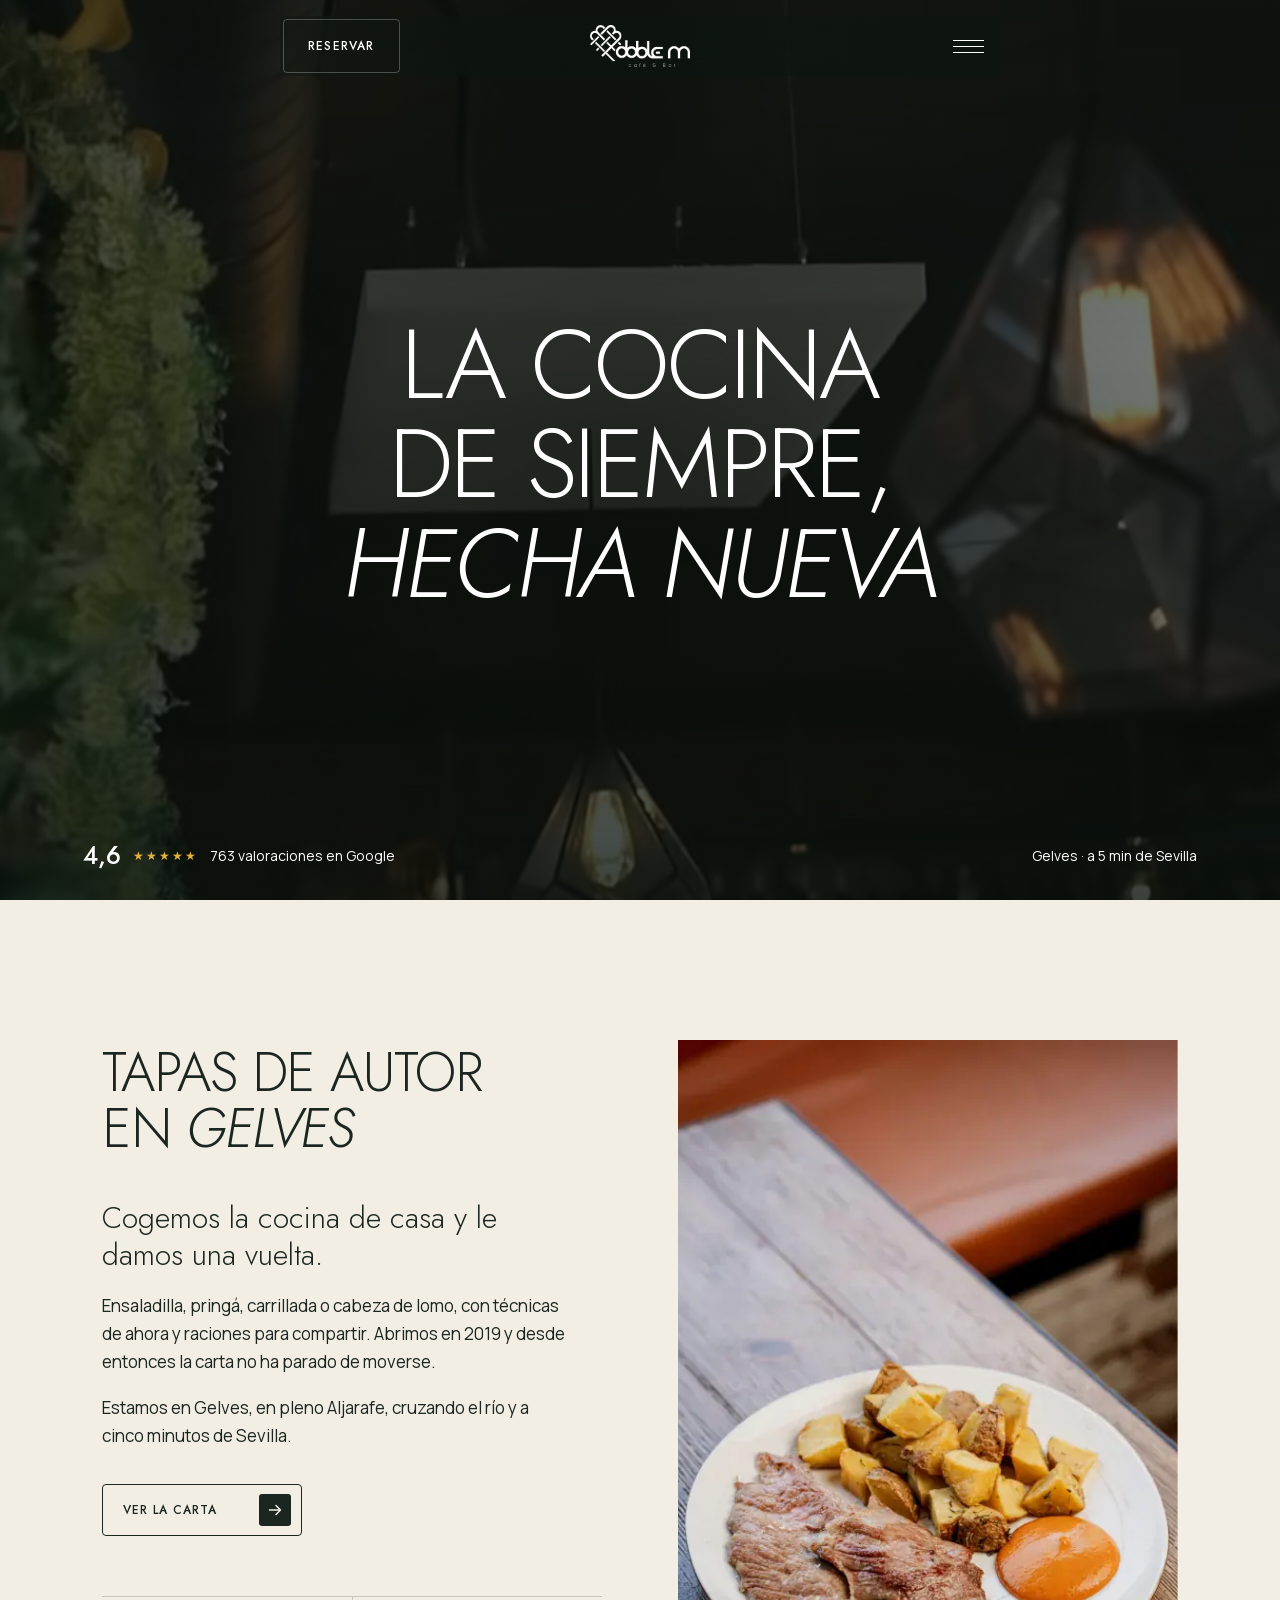
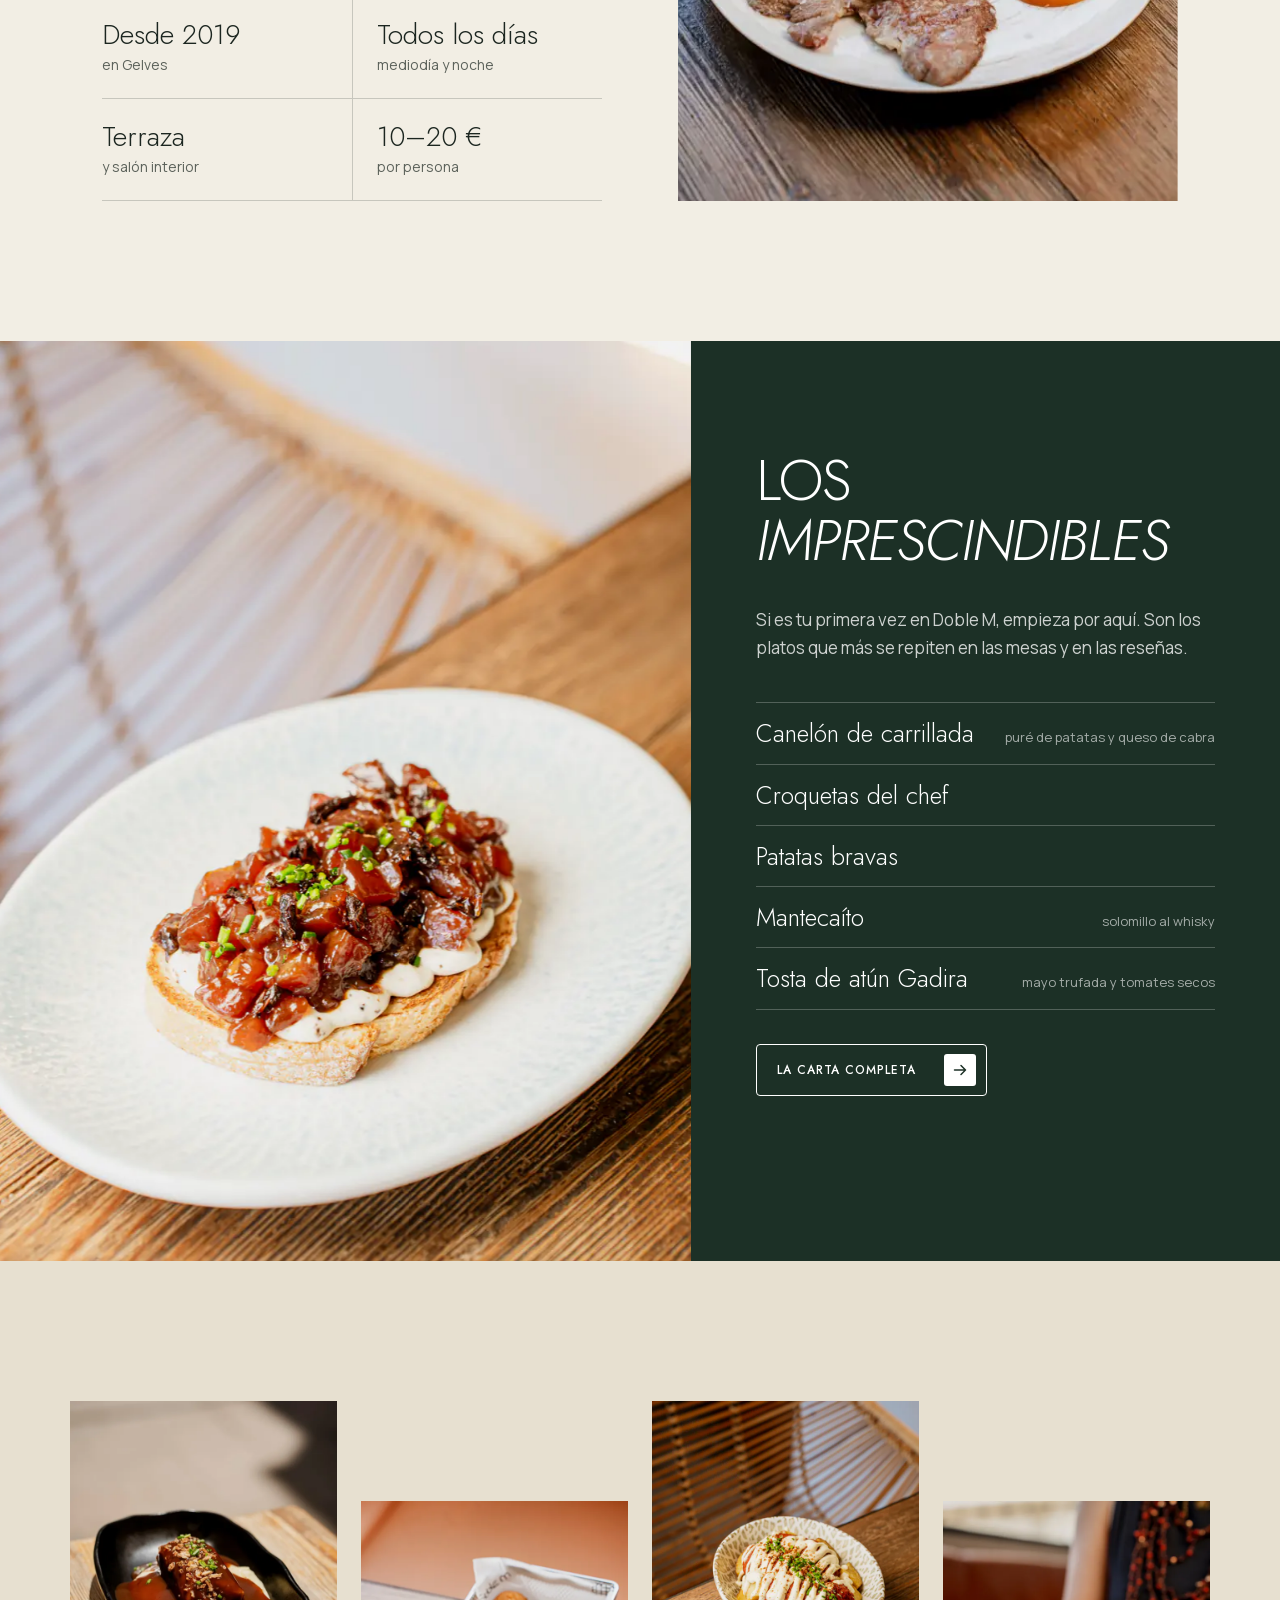
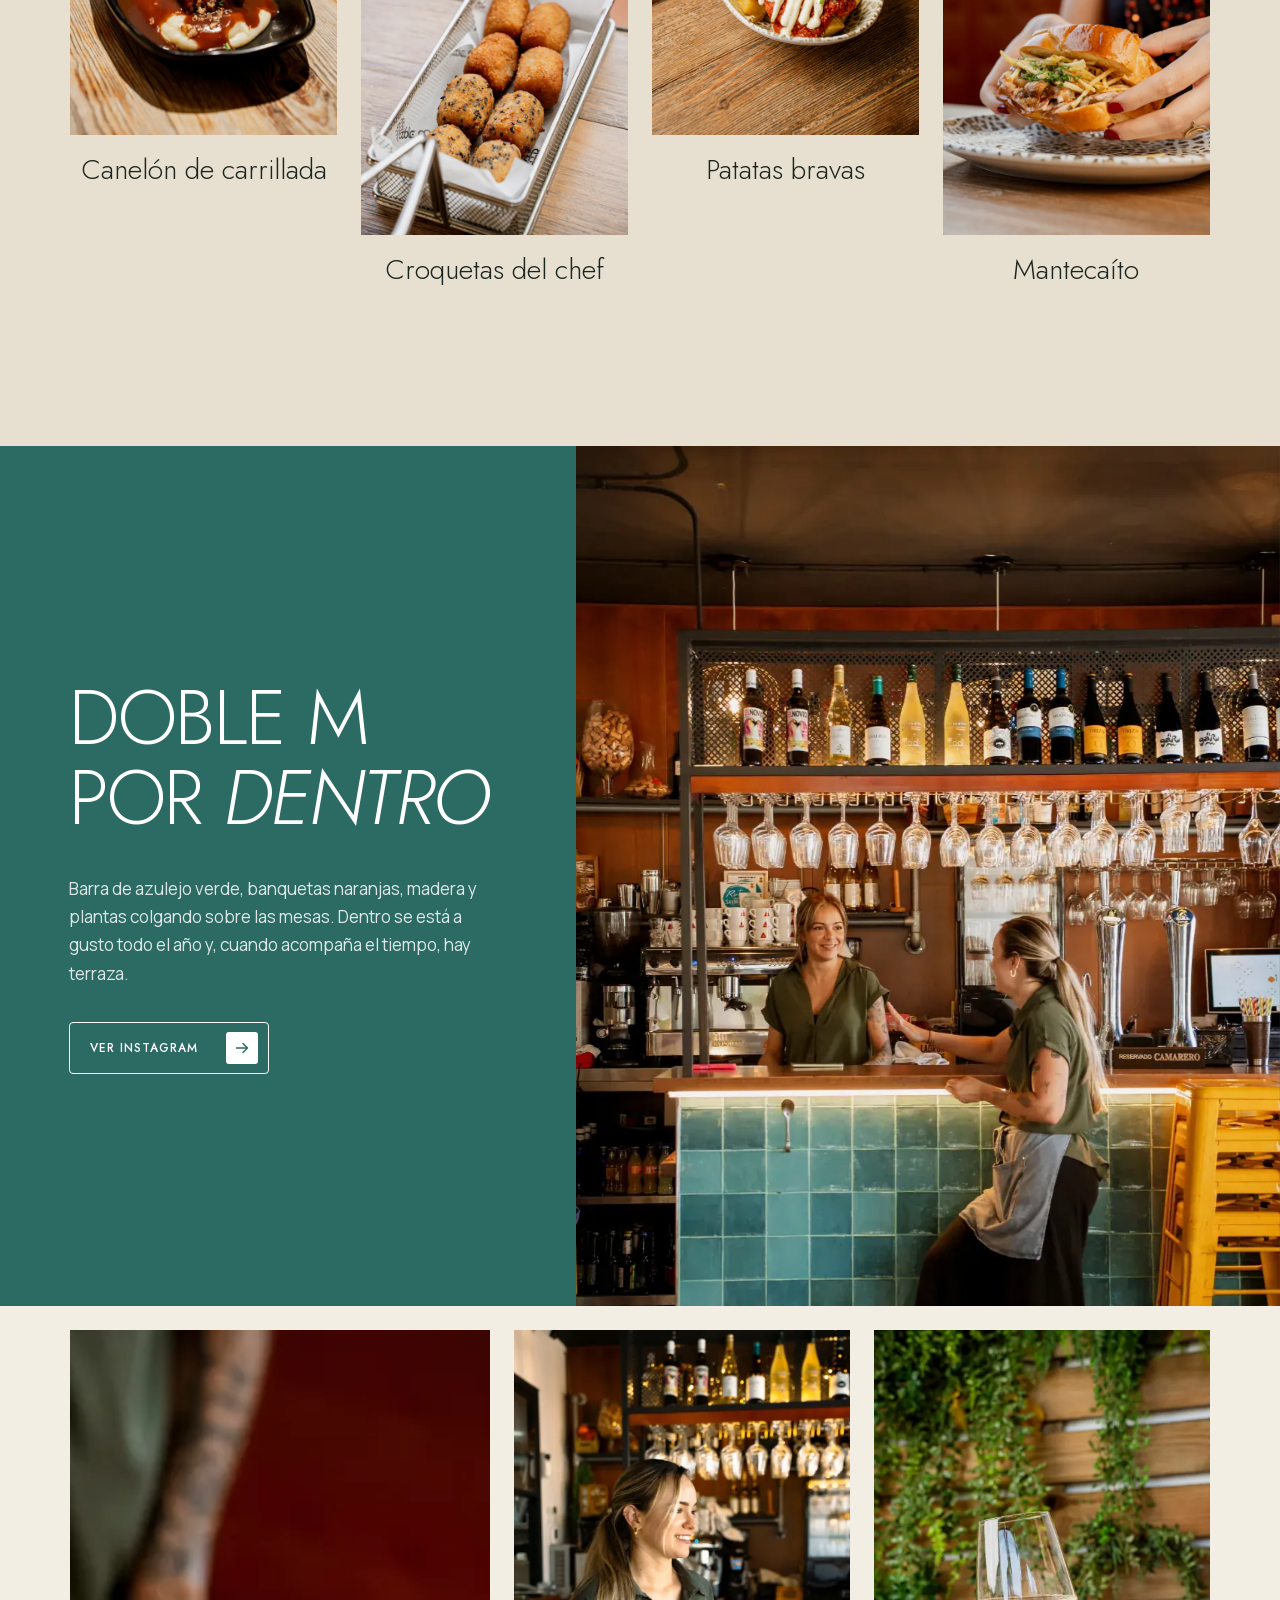
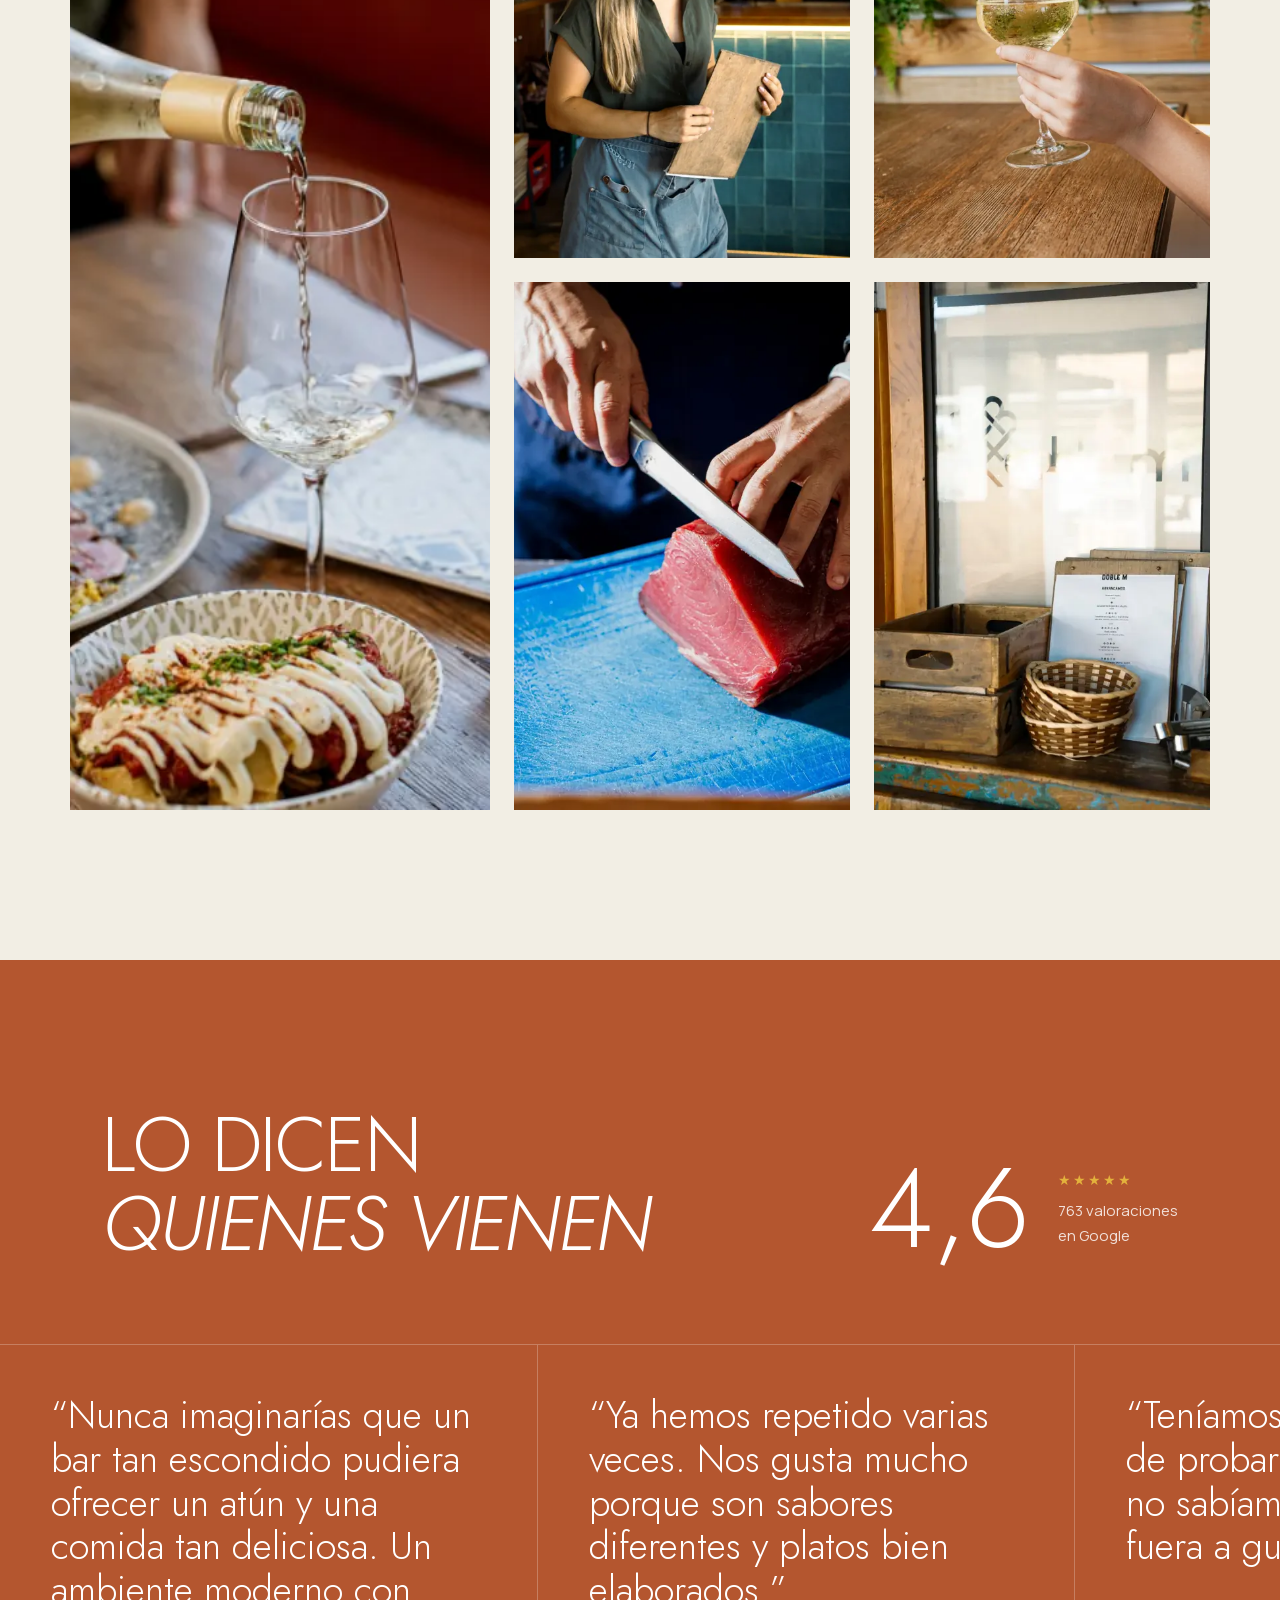
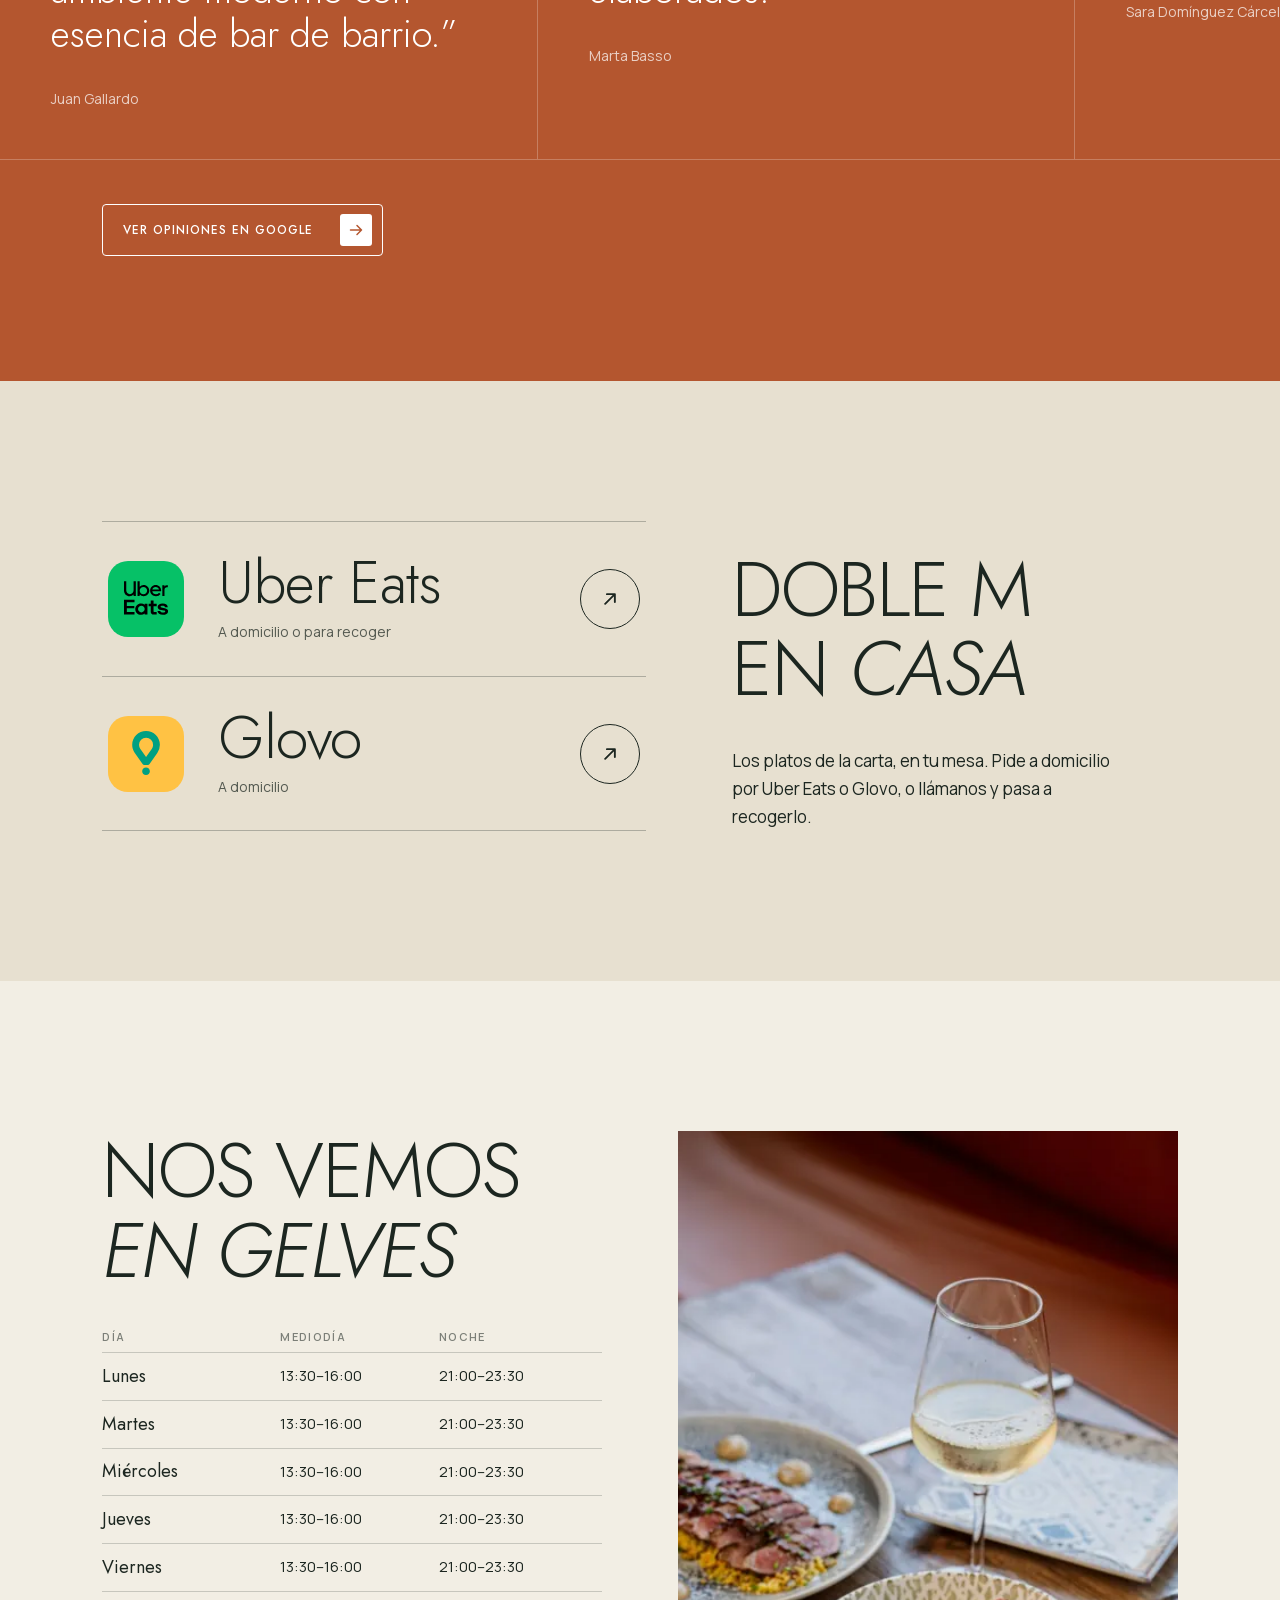
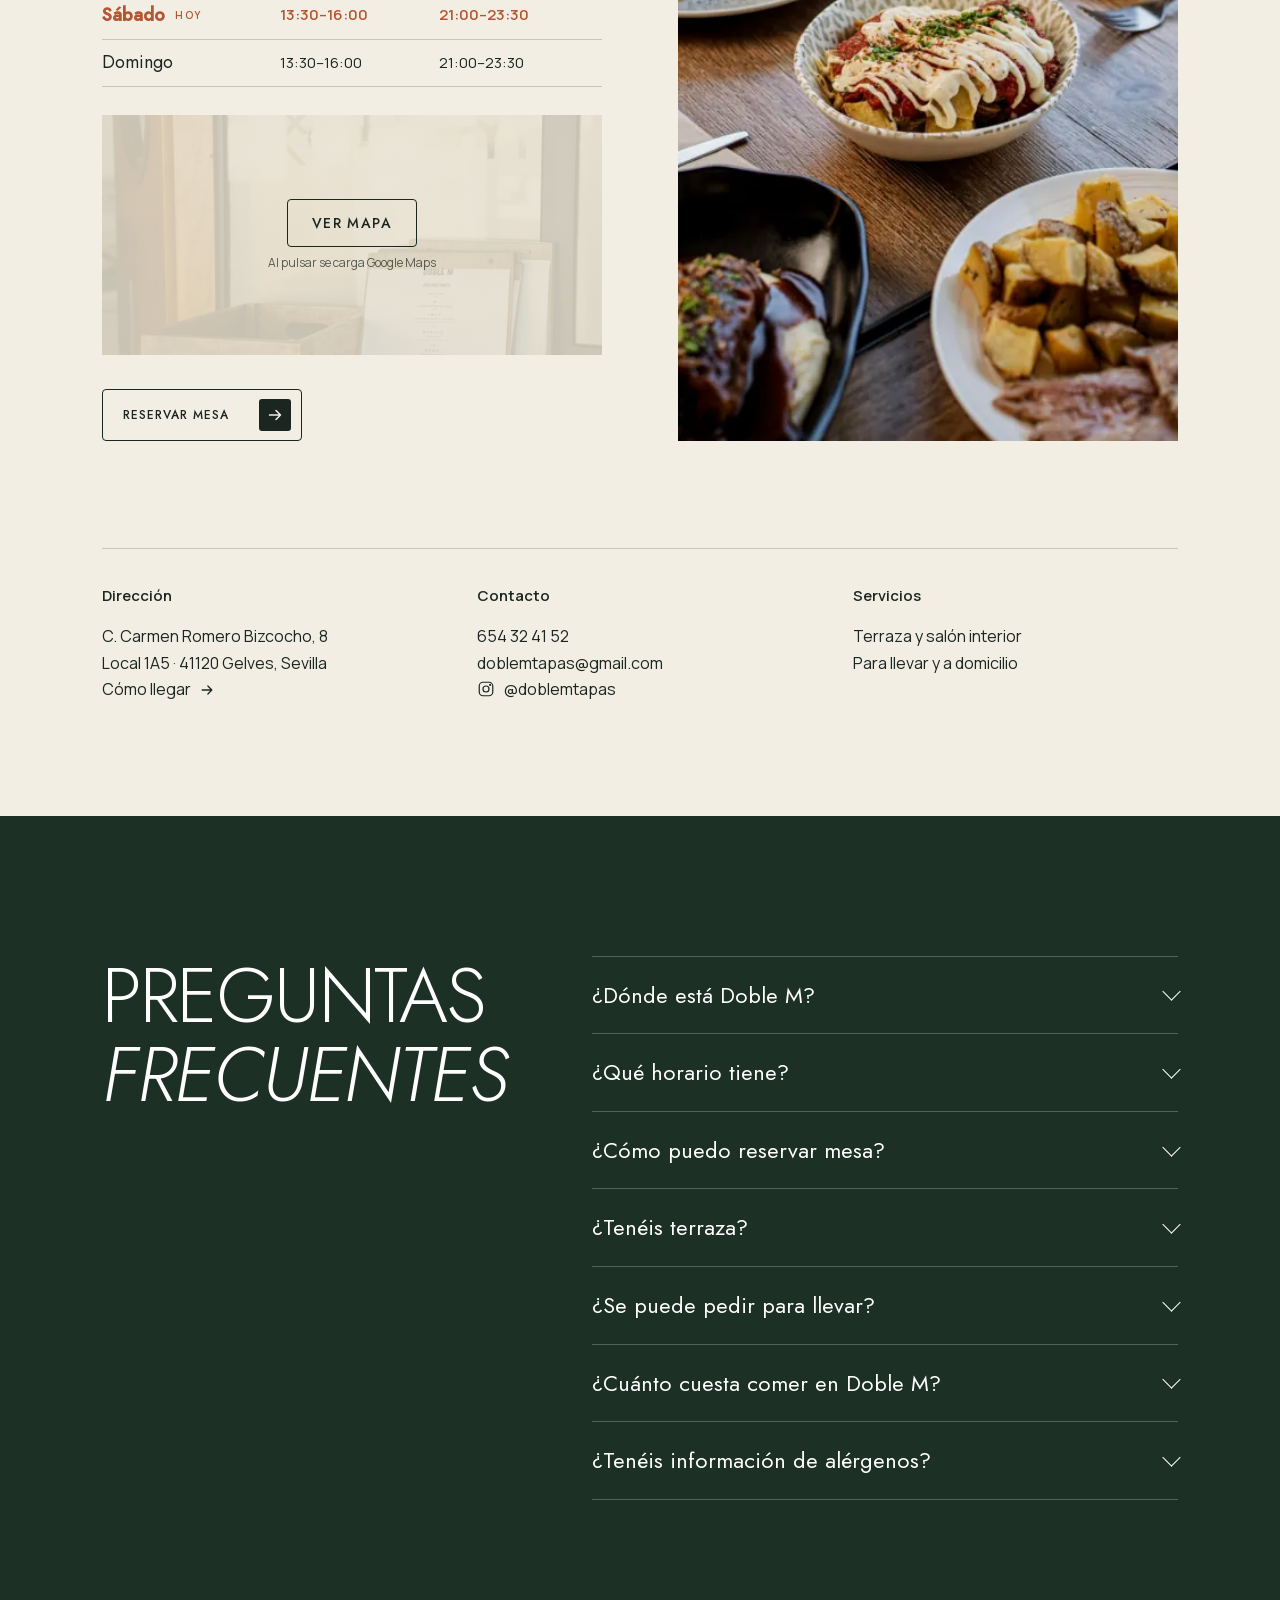
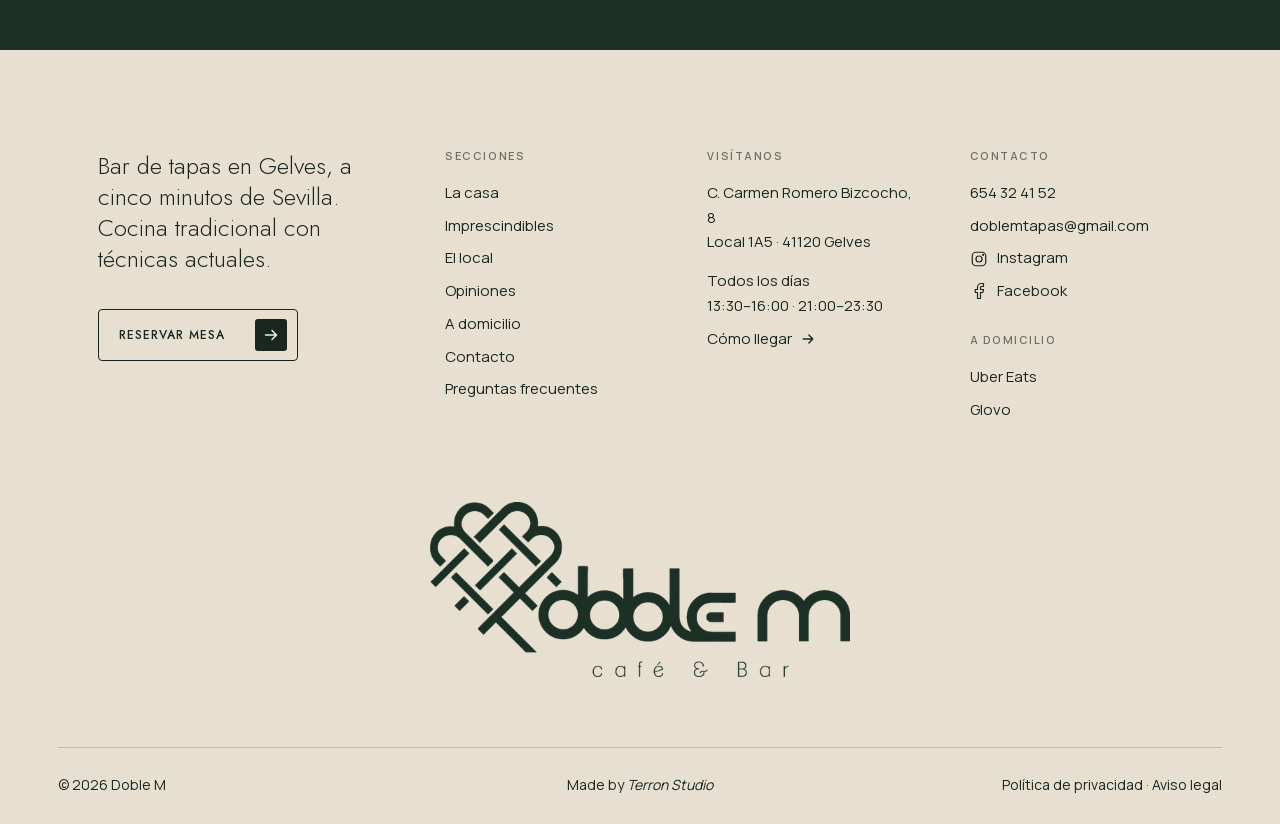
<file: index.html>
<!doctype html>
<html lang="es">
<head>
  <meta charset="UTF-8"><meta name="viewport" content="width=device-width,initial-scale=1">
  <title>Doble M · Bar de tapas en Gelves, Sevilla | Cocina de autor</title>
  <meta name="description" content="Bar de tapas en Gelves (Aljarafe), a 5 min de Sevilla. Cocina tradicional con técnicas actuales: canelón de carrillada, mantecaíto de solomillo al whisky, tosta de atún Gadira. Reserva online.">
  <meta name="robots" content="index,follow,max-image-preview:large,max-snippet:-1,max-video-preview:-1">
  <link rel="canonical" href="https://doblemtapas.es/">
  <meta name="geo.region" content="ES-SE"><meta name="geo.placename" content="Gelves"><meta name="geo.position" content="37.3262915;-6.0345344"><meta name="ICBM" content="37.3262915, -6.0345344">
  <meta property="og:type" content="website"><meta property="og:locale" content="es_ES"><meta property="og:site_name" content="Doble M"><meta property="og:title" content="Doble M · Bar de tapas en Gelves"><meta property="og:description" content="La cocina de siempre, hecha nueva. Tapas de autor a cinco minutos de Sevilla."><meta property="og:url" content="https://doblemtapas.es/"><meta property="og:image" content="https://doblemtapas.es/assets/og-doble-m.jpg"><meta property="og:image:width" content="1200"><meta property="og:image:height" content="630"><meta property="og:image:alt" content="Mesa de Doble M con magret de pato, bravas, presa ibérica y vino blanco"><meta name="twitter:card" content="summary_large_image"><meta name="twitter:title" content="Doble M · Bar de tapas en Gelves"><meta name="twitter:description" content="La cocina de siempre, hecha nueva. Tapas de autor a cinco minutos de Sevilla."><meta name="twitter:image" content="https://doblemtapas.es/assets/og-doble-m.jpg">
  <meta name="theme-color" content="#1c3026"><link rel="icon" href="assets/favicon-64.png" type="image/png" sizes="64x64"><link rel="icon" href="favicon.ico" sizes="16x16 32x32 48x48"><link rel="apple-touch-icon" href="assets/apple-touch-icon.png"><link rel="manifest" href="site.webmanifest">
  <link rel="preload" href="assets/fonts/jost-latin.woff2" as="font" type="font/woff2" crossorigin><link rel="preload" href="assets/fonts/manrope-latin.woff2" as="font" type="font/woff2" crossorigin><link rel="preload" href="assets/video/hero-poster.webp" as="image" fetchpriority="high">
  <link rel="stylesheet" href="style.css?v=11">
  <script type="application/ld+json">{"@context":"https://schema.org","@graph":[{"@type":"Restaurant","@id":"https://doblemtapas.es/#restaurante","name":"Doble M","alternateName":["Bar Doble M","Doble M Tapas","Doble M café & bar"],"url":"https://doblemtapas.es/","image":["https://doblemtapas.es/assets/og-doble-m.jpg","https://doblemtapas.es/assets/img/tosta-atun-gadira.webp","https://doblemtapas.es/assets/img/barra-doble-m-gelves.webp","https://doblemtapas.es/assets/img/carrillada-pure.webp"],"logo":"https://doblemtapas.es/assets/icon-512.png","description":"Bar de tapas en Gelves, a cinco minutos de Sevilla. Cocina tradicional con técnicas actuales.","servesCuisine":["Tapas","Española","Andaluza"],"priceRange":"10-20 €","telephone":"+34654324152","email":"doblemtapas@gmail.com","address":{"@type":"PostalAddress","streetAddress":"C. Carmen Romero Bizcocho, 8, local 1A5","postalCode":"41120","addressLocality":"Gelves","addressRegion":"Sevilla","addressCountry":"ES"},"geo":{"@type":"GeoCoordinates","latitude":37.3262915,"longitude":-6.0345344},"hasMap":"https://share.google/s5pKeY7WLuWgQ7VyV","openingHoursSpecification":[{"@type":"OpeningHoursSpecification","dayOfWeek":["Monday","Tuesday","Wednesday","Thursday","Friday","Saturday","Sunday"],"opens":"13:30","closes":"16:00"},{"@type":"OpeningHoursSpecification","dayOfWeek":["Monday","Tuesday","Wednesday","Thursday","Friday","Saturday","Sunday"],"opens":"21:00","closes":"23:30"}],"acceptsReservations":"True","hasMenu":"https://kekomo.es/carta/doble-m","amenityFeature":[{"@type":"LocationFeatureSpecification","name":"Terraza","value":true},{"@type":"LocationFeatureSpecification","name":"Aire acondicionado","value":true},{"@type":"LocationFeatureSpecification","name":"Accesible en silla de ruedas","value":true},{"@type":"LocationFeatureSpecification","name":"Comida para llevar","value":true},{"@type":"LocationFeatureSpecification","name":"Servicio a domicilio","value":true}],"potentialAction":[{"@type":"ReserveAction","target":{"@type":"EntryPoint","urlTemplate":"https://reservation.dish.co/widget/hydra-87f94970-ab9d-11ed-98c5-9d023a43b260","inLanguage":"es","actionPlatform":["http://schema.org/DesktopWebPlatform","http://schema.org/MobileWebPlatform"]},"result":{"@type":"FoodEstablishmentReservation","name":"Reserva en Doble M"}},{"@type":"OrderAction","target":[{"@type":"EntryPoint","urlTemplate":"https://www.ubereats.com/es/store/doble-m/o5EhBGKuWZ6DT2A-9VeDoA","inLanguage":"es","actionPlatform":["http://schema.org/DesktopWebPlatform","http://schema.org/MobileWebPlatform"]},{"@type":"EntryPoint","urlTemplate":"https://glovoapp.com/es/es/sevilla/stores/doble-m-sevilla","inLanguage":"es","actionPlatform":["http://schema.org/DesktopWebPlatform","http://schema.org/MobileWebPlatform"]}],"deliveryMethod":["http://purl.org/goodrelations/v1#DeliveryModeOwnFleet","http://purl.org/goodrelations/v1#DeliveryModePickUp"]}],"sameAs":["https://www.instagram.com/doblemtapas/","https://www.facebook.com/people/Doble-M/100063648757755/","https://doblem.eatbu.com/"],"foundingDate":"2019","currenciesAccepted":"EUR","areaServed":[{"@type":"City","name":"Gelves"},{"@type":"AdministrativeArea","name":"Aljarafe"},{"@type":"City","name":"Sevilla"}],"slogan":"La cocina de siempre, hecha nueva","keywords":"bar de tapas en Gelves, tapas Aljarafe, restaurante cerca de Sevilla, tapas de autor","openingHours":["Mo-Su 13:30-16:00","Mo-Su 21:00-23:30"]},{"@type":"WebSite","@id":"https://doblemtapas.es/#web","url":"https://doblemtapas.es/","name":"Doble M","inLanguage":"es","publisher":{"@id":"https://doblemtapas.es/#restaurante"}},{"@type":"FAQPage","@id":"https://doblemtapas.es/#preguntas","mainEntity":[{"@type":"Question","name":"¿Dónde está Doble M?","acceptedAnswer":{"@type":"Answer","text":"En C. Carmen Romero Bizcocho, 8, local 1A5, 41120 Gelves (Sevilla), en el Aljarafe, a unos cinco minutos de Sevilla."}},{"@type":"Question","name":"¿Qué horario tiene?","acceptedAnswer":{"@type":"Answer","text":"Abrimos todos los días, de lunes a domingo, de 13:30 a 16:00 y de 21:00 a 23:30."}},{"@type":"Question","name":"¿Cómo puedo reservar mesa?","acceptedAnswer":{"@type":"Answer","text":"Desde esta web con el botón «Reservar mesa» o llamando al 654 32 41 52. Para grupos grandes, mejor por teléfono."}},{"@type":"Question","name":"¿Tenéis terraza?","acceptedAnswer":{"@type":"Answer","text":"Sí. Tenemos terraza y salón interior con aire acondicionado."}},{"@type":"Question","name":"¿Se puede pedir para llevar?","acceptedAnswer":{"@type":"Answer","text":"Sí. Puedes pedir a domicilio en Uber Eats y Glovo, o llamarnos al 654 32 41 52 y pasar a recogerlo."}},{"@type":"Question","name":"¿Cuánto cuesta comer en Doble M?","acceptedAnswer":{"@type":"Answer","text":"El precio medio está entre 10 y 20 € por persona. Las tapas van desde 4 € y hay raciones y platos para compartir."}},{"@type":"Question","name":"¿Tenéis información de alérgenos?","acceptedAnswer":{"@type":"Answer","text":"Sí. En nuestra carta tienes los alérgenos de cada plato y también puedes preguntar al equipo en sala."}}]}]}</script>
</head>
<body>
  <a class="skip" href="#restaurante">Ir al contenido</a>
  <header id="header">
    <a class="reserve-link" href="#reservar">reservar</a>
    <a class="brand" href="#inicio" aria-label="Doble M, inicio"><img class="brand-logo" src="assets/logo-doble-m-blanco.webp" alt="" width="600" height="250"></a>
    <button class="menu-toggle" aria-label="Abrir menú" aria-controls="nav" aria-expanded="false"><span></span><span></span><span></span></button>
    <nav id="nav" aria-label="Navegación principal" aria-hidden="true">
      <div class="nav-links">
        <a href="#restaurante" data-img="assets/img/mesa-tapas-640.webp">la casa</a>
        <a href="#imprescindibles" data-img="assets/img/tosta-atun-gadira-640.webp">imprescindibles</a>
        <a href="#espacio" data-img="assets/img/barra-doble-m-gelves-640.webp">el local</a>
        <a href="#opiniones" data-img="assets/img/copa-vino-plantas-640.webp">opiniones</a>
        <a href="#domicilio" data-img="assets/img/carrillada-pure-640.webp">a domicilio</a>
        <a href="#contacto" data-img="assets/img/entrada-doble-m-640.webp">contacto</a>
        <a href="#preguntas" data-img="assets/img/tarta-queso-640.webp">preguntas frecuentes</a>
      </div>
      <div class="nav-media"><img class="on" src="assets/img/mesa-tapas-640.webp" alt="" width="640" height="800" decoding="async" loading="lazy"></div>
    </nav>
  </header>

  <main>
    <section class="hero" id="inicio">
      <div class="hero-media">
        <video class="hero-video" autoplay muted loop playsinline preload="auto" poster="assets/video/hero-poster.webp" aria-hidden="true"><source src="assets/video/hero-av1.mp4" type='video/mp4; codecs="av01.0.05M.08"'><source src="assets/video/hero.mp4" type="video/mp4"></video>
        <div class="hero-shade"></div>
      </div>
      <div class="hero-content">
        <h1 class="hero-title"><span class="sr-only">Doble M, bar de tapas en Gelves, Sevilla. </span><span class="title-line" aria-hidden="true"><span>La cocina</span></span><span class="title-line" aria-hidden="true"><span>de siempre,</span></span><span class="title-line" aria-hidden="true"><span><em>hecha nueva</em></span></span></h1>
        <div class="hero-foot">
          <a href="https://share.google/s5pKeY7WLuWgQ7VyV" target="_blank" rel="noopener"><strong>4,6</strong><span class="stars" aria-hidden="true">★★★★★</span><span>763 valoraciones en Google</span></a>
          <span>Gelves · a 5 min de Sevilla</span>
        </div>
      </div>
    </section>

    <section class="manifesto" id="restaurante">
      <figure class="manifesto-photo reveal"><img srcset="assets/img/presa-iberica-640.webp 640w, assets/img/presa-iberica.webp 1080w" sizes="(max-width:800px) 100vw, 44vw" src="assets/img/presa-iberica.webp" width="1080" height="1350" decoding="async" loading="lazy" alt="Presa ibérica con patatas al tomillo y mojo picón"></figure>
      <div class="manifesto-body">
        <div>
          <h2 class="mask-reveal">Tapas de autor<br>en <em>Gelves</em></h2>
          <div class="manifesto-copy reveal">
            <p>Cogemos la cocina de casa y le damos una vuelta.</p>
            <p>Ensaladilla, pringá, carrillada o cabeza de lomo, con técnicas de ahora y raciones para compartir. Abrimos en 2019 y desde entonces la carta no ha parado de moverse.</p>
            <p>Estamos en Gelves, en pleno Aljarafe, cruzando el río y a cinco minutos de Sevilla.</p>
            <a class="arrow-link" href="#carta">Ver la carta <span></span></a>
          </div>
        </div>
        <ul class="facts reveal" aria-label="Doble M en breve">
          <li><strong>Desde 2019</strong><span>en Gelves</span></li>
          <li><strong>Todos los días</strong><span>mediodía y noche</span></li>
          <li><strong>Terraza</strong><span>y salón interior</span></li>
          <li><strong>10–20 €</strong><span>por persona</span></li>
        </ul>
      </div>
    </section>

    <section class="feature" id="imprescindibles">
      <div class="feature-photo parallax-wrap"><img class="parallax-image" srcset="assets/img/tosta-atun-gadira-640.webp 640w, assets/img/tosta-atun-gadira.webp 1080w, assets/img/tosta-atun-gadira-1600.webp 1600w" sizes="(max-width:800px) 100vw, 54vw" src="assets/img/tosta-atun-gadira.webp" width="1080" height="1350" decoding="async" loading="lazy" alt="Tosta de atún Gadira en dados sobre pan tostado con mayonesa trufada y tomates secos"></div>
      <div class="feature-copy"><div class="sticky-copy">
        <h2 class="mask-reveal">Los <em>imprescindibles</em></h2>
        <p class="reveal">Si es tu primera vez en Doble M, empieza por aquí. Son los platos que más se repiten en las mesas y en las reseñas.</p>
        <ul class="signature-list reveal">
          <li><span>Canelón de carrillada</span><small>puré de patatas y queso de cabra</small></li>
          <li><span>Croquetas del chef</span></li>
          <li><span>Patatas bravas</span></li>
          <li><span>Mantecaíto</span><small>solomillo al whisky</small></li>
          <li><span>Tosta de atún Gadira</span><small>mayo trufada y tomates secos</small></li>
        </ul>
        <a class="arrow-link reveal" href="#carta">La carta completa <span></span></a>
      </div></div>
    </section>

    <section class="dishes" aria-labelledby="platos-titulo">
      <h2 class="sr-only" id="platos-titulo">Platos destacados de Doble M</h2>
      <article class="dish-card reveal"><div class="dish-image"><img srcset="assets/img/carrillada-pure-640.webp 640w, assets/img/carrillada-pure.webp 1080w" sizes="(max-width:800px) 86vw, 22vw" src="assets/img/carrillada-pure.webp" width="1080" height="1350" decoding="async" loading="lazy" alt="Canelón de carrillada con su salsa y cebolla crujiente sobre puré de patatas"></div><h3>Canelón de carrillada</h3></article>
      <article class="dish-card dish-card-offset reveal"><div class="dish-image"><img srcset="assets/img/croquetas-del-chef-640.webp 640w, assets/img/croquetas-del-chef.webp 1080w" sizes="(max-width:800px) 86vw, 22vw" src="assets/img/croquetas-del-chef.webp" width="1080" height="1350" decoding="async" loading="lazy" alt="Croquetas del chef en cesta metálica, unas con sésamo negro"></div><h3>Croquetas del chef</h3></article>
      <article class="dish-card reveal"><div class="dish-image"><img srcset="assets/img/patatas-bravas-640.webp 640w, assets/img/patatas-bravas.webp 1080w" sizes="(max-width:800px) 86vw, 22vw" src="assets/img/patatas-bravas.webp" width="1080" height="1350" decoding="async" loading="lazy" alt="Patatas bravas de Doble M con salsa brava, alioli y cebollino en cuenco de cerámica"></div><h3>Patatas bravas</h3></article>
      <article class="dish-card dish-card-offset reveal"><div class="dish-image"><img srcset="assets/img/mantecaito-doble-m-640.webp 640w, assets/img/mantecaito-doble-m.webp 1080w" sizes="(max-width:800px) 86vw, 22vw" src="assets/img/mantecaito-doble-m.webp" width="1080" height="1350" decoding="async" loading="lazy" alt="Mantecaíto de solomillo al whisky con patatas paja"></div><h3>Mantecaíto</h3></article>
    </section>

    <section class="room" id="espacio">
      <div class="room-copy">
        <h2 class="mask-reveal">Doble M<br>por <em>dentro</em></h2>
        <p class="reveal">Barra de azulejo verde, banquetas naranjas, madera y plantas colgando sobre las mesas. Dentro se está a gusto todo el año y, cuando acompaña el tiempo, hay terraza.</p>
        <a class="arrow-link reveal" href="https://www.instagram.com/doblemtapas/" target="_blank" rel="noopener">Ver Instagram <span></span></a>
      </div>
      <div class="room-photo parallax-wrap"><img class="parallax-image" srcset="assets/img/barra-doble-m-gelves-640.webp 640w, assets/img/barra-doble-m-gelves.webp 1080w" sizes="(max-width:800px) 100vw, 56vw" src="assets/img/barra-doble-m-gelves.webp" width="1080" height="1350" decoding="async" loading="lazy" alt="Barra de azulejo verde de Doble M con botellas de vino y copas"></div>
    </section>

    <section class="gallery" aria-labelledby="galeria-titulo">
      <h2 class="sr-only" id="galeria-titulo">Galería de Doble M en Gelves</h2>
      <div class="gallery-grid">
        <button class="gallery-item tall reveal" data-image="assets/img/mesa-vino-blanco.webp" aria-label="Ampliar fotografía de la mesa"><img srcset="assets/img/mesa-vino-blanco-640.webp 640w, assets/img/mesa-vino-blanco.webp 1080w" sizes="(max-width:800px) 100vw, 40vw" src="assets/img/mesa-vino-blanco.webp" width="1080" height="1350" decoding="async" loading="lazy" alt="Sirviendo vino blanco en una mesa con magret y canelón"></button>
        <button class="gallery-item reveal" data-image="assets/img/camarera-barra.webp" aria-label="Ampliar fotografía de la barra"><img srcset="assets/img/camarera-barra-640.webp 640w, assets/img/camarera-barra.webp 1080w" sizes="(max-width:800px) 100vw, 28vw" src="assets/img/camarera-barra.webp" width="1080" height="1350" decoding="async" loading="lazy" alt="Camarera de Doble M sonriendo junto a la barra"></button>
        <button class="gallery-item reveal" data-image="assets/img/copa-vino-plantas.webp" aria-label="Ampliar fotografía de la copa de vino"><img srcset="assets/img/copa-vino-plantas-640.webp 640w, assets/img/copa-vino-plantas.webp 1080w" sizes="(max-width:800px) 100vw, 28vw" src="assets/img/copa-vino-plantas.webp" width="1080" height="1350" decoding="async" loading="lazy" alt="Copa de vino blanco bajo las plantas colgantes del local"></button>
        <button class="gallery-item reveal" data-image="assets/img/atun-rojo-corte.webp" aria-label="Ampliar fotografía del atún"><img srcset="assets/img/atun-rojo-corte-640.webp 640w, assets/img/atun-rojo-corte.webp 1080w" sizes="(max-width:800px) 100vw, 28vw" src="assets/img/atun-rojo-corte.webp" width="1080" height="1350" decoding="async" loading="lazy" alt="Cortando un lomo de atún rojo en cocina"></button>
        <button class="gallery-item reveal" data-image="assets/img/entrada-doble-m.webp" aria-label="Ampliar fotografía de la entrada"><img srcset="assets/img/entrada-doble-m-640.webp 640w, assets/img/entrada-doble-m.webp 1080w" sizes="(max-width:800px) 100vw, 28vw" src="assets/img/entrada-doble-m.webp" width="1080" height="1350" decoding="async" loading="lazy" alt="Entrada de Doble M con cajas de madera y cartas"></button>
      </div>
    </section>

    <section class="reviews" id="opiniones">
      <div class="reviews-intro">
        <h2 class="mask-reveal">Lo dicen<br><em>quienes vienen</em></h2>
        <div class="score reveal"><strong>4,6</strong><div><span class="stars" aria-hidden="true">★★★★★</span><p>763 valoraciones<br>en Google</p></div></div>
      </div>
      <div class="review-rail reveal">
        <article><blockquote>“Nunca imaginarías que un bar tan escondido pudiera ofrecer un atún y una comida tan deliciosa. Un ambiente moderno con esencia de bar de barrio.”</blockquote><p>Juan Gallardo</p></article>
        <article><blockquote>“Ya hemos repetido varias veces. Nos gusta mucho porque son sabores diferentes y platos bien elaborados.”</blockquote><p>Marta Basso</p></article>
        <article><blockquote>“Teníamos muchas ganas de probar este bar, lo que no sabíamos es que nos fuera a gustar tanto.”</blockquote><p>Sara Domínguez Cárcel</p></article>
      </div>
      <a class="arrow-link reviews-link reveal" href="https://share.google/s5pKeY7WLuWgQ7VyV" target="_blank" rel="noopener">Ver opiniones en Google <span></span></a>
    </section>

    <section class="delivery" id="domicilio">
      <div class="delivery-copy">
        <h2 class="mask-reveal">Doble M<br>en <em>casa</em></h2>
        <p class="reveal">Los platos de la carta, en tu mesa. Pide a domicilio por Uber Eats o Glovo, o llámanos y pasa a recogerlo.</p>
      </div>
      <div class="delivery-links">
        <a class="delivery-link reveal" href="https://www.ubereats.com/es/store/doble-m/o5EhBGKuWZ6DT2A-9VeDoA" target="_blank" rel="noopener"><span class="delivery-logo delivery-logo-ue" aria-hidden="true"><svg viewBox="0 0 24 24"><path d="M0 2.8645v4.9972c0 1.8834 1.3315 3.1297 3.0835 3.1297a2.9652 2.9652 0 0 0 2.1502-.876v.7425H6.445V2.8645H5.223v4.9339c0 1.2642-.8696 2.1198-1.9954 2.122-1.1386-.0023-1.997-.834-1.997-2.122V2.8645zm7.3625 0v7.9934h1.163v-.7318a2.9915 2.9915 0 0 0 2.1177.876c1.714.048 3.1295-1.3283 3.1295-3.0429s-1.4155-3.091-3.1295-3.0429a2.9674 2.9674 0 0 0-2.107.876V2.8645zm9.8857 2.0561c-1.6752-.0074-3.0369 1.3492-3.0356 3.0245 0 1.7366 1.3732 3.0373 3.1537 3.0373a3.123 3.123 0 0 0 2.5578-1.2438l-.8495-.6177a2.0498 2.0498 0 0 1-1.7083.8585c-.9763.0126-1.8147-.6915-1.971-1.6553h4.818v-.379c0-1.734-1.254-3.0238-2.9638-3.0245zm6.1632.0667a1.5943 1.5943 0 0 0-1.376.7657v-.7186h-1.163v5.8235h1.1741V7.5465c0-.9023.5581-1.4847 1.3268-1.4847h.4949V4.9886c-.1576.0013-.3186-.0009-.4568-.0013zm-6.2034.944a1.844 1.844 0 0 1 1.8337 1.486H15.424a1.844 1.844 0 0 1 1.784-1.486zm-6.6589.0056c1.1223-.0084 2.0365.8992 2.0364 2.0215-.0026 1.1203-.914 2.0258-2.0343 2.021a2.0151 2.0151 0 0 1-1.4159-.5987A2.0152 2.0152 0 0 1 8.55 7.9592a2.0152 2.0152 0 0 1 .5838-1.422 2.0152 2.0152 0 0 1 1.4153-.6003zM0 12.9864v7.9716h5.7222v-1.3666H1.5458v-1.971h4.0647v-1.314H1.5458v-1.9556h4.1764v-1.3644zm14.5608.4097v1.6861h-1.1519v1.338h1.1545v3.143c0 .7927.5712 1.4209 1.6005 1.4209h1.6425L17.8 19.646h-1.1412c-.3482 0-.5714-.1509-.5714-.464v-2.7683H17.8v-1.3316h-1.7062v-1.686zm-5.2974 1.5275c-1.7348-.0103-3.141 1.4035-3.1214 3.1382.0196 1.7346 1.4575 3.1163 3.1915 3.0668a2.9915 2.9915 0 0 0 1.912-.6655v.532h1.5175v-5.9129h-1.509v.5257a3.0047 3.0047 0 0 0-1.9205-.6835c-.0244-.0007-.0492-.0006-.0701-.0008zm11.771.0077c-1.5855 0-2.7002.6437-2.7002 1.8854 0 .8607.6132 1.4213 1.936 1.695l1.4478.3286c.5694.1095.7224.2585.7224.4906 0 .3701-.438.6022-1.1279.6022-.876 0-1.3774-.1907-1.5723-.8477h-1.533c.219 1.2307 1.1563 2.05 3.0484 2.05h.0022c1.752 0 2.7422-.819 2.7422-1.9534 0-.8059-.5847-1.4084-1.8089-1.6668l-1.2943-.2605c-.7511-.1358-.988-.2738-.988-.5454 0-.357.3616-.5757 1.0295-.5757.7227 0 1.2527.1925 1.406.8473h1.5175c-.0854-1.2286-.9899-2.0497-2.8273-2.0497zM9.467 16.1815c1.0092.0096 1.8188.8369 1.8067 1.8461.0014 1.0046-.8198 1.816-1.8243 1.8025-1.0075-.0048-1.8203-.8256-1.8155-1.833.0048-1.0076.8255-1.8204 1.833-1.8156z"/></svg></span><span class="delivery-name">Uber Eats</span><small>A domicilio o para recoger</small><span class="delivery-arrow" aria-hidden="true"></span></a>
        <a class="delivery-link reveal" href="https://glovoapp.com/es/es/sevilla/stores/doble-m-sevilla" target="_blank" rel="noopener"><span class="delivery-logo delivery-logo-glovo" aria-hidden="true"><svg viewBox="0 0 24 24"><path d="M12.012 0C7.847 0 4.459 3.388 4.459 7.553c0 1.576.494 3.106 1.412 4.4l.211.281 3.93 5.555s.47.775 1.529.775h.941c1.036 0 1.53-.775 1.53-.775l3.93-5.555.187-.28a7.43 7.43 0 0 0 1.412-4.401C19.564 3.388 16.176 0 12.011 0Zm0 3.693a3.837 3.837 0 0 1 3.836 3.836c0 .824-.26 1.578-.73 2.237l-.212.28-2.894 4.095-2.895-4.07-.21-.305a3.848 3.848 0 0 1-.731-2.237 3.837 3.837 0 0 1 3.836-3.836zm-2.117 18.26c0 1.106.893 2.023 2.07 2.047 1.223 0 2.117-.917 2.117-2.059 0-1.14-.894-2.058-2.094-2.058-1.2 0-2.093.917-2.093 2.07z"/></svg></span><span class="delivery-name">Glovo</span><small>A domicilio</small><span class="delivery-arrow" aria-hidden="true"></span></a>
      </div>
    </section>

    <section class="contact" id="contacto">
      <div class="contact-title">
        <h2 class="mask-reveal">Nos vemos<br><em>en Gelves</em></h2>
        <table class="hours reveal">
          <caption class="sr-only">Horario de Doble M</caption>
          <thead><tr><th scope="col">Día</th><th scope="col">Mediodía</th><th scope="col">Noche</th></tr></thead>
          <tbody>
            <tr data-day="1"><th scope="row">Lunes</th><td>13:30–16:00</td><td>21:00–23:30</td></tr>
            <tr data-day="2"><th scope="row">Martes</th><td>13:30–16:00</td><td>21:00–23:30</td></tr>
            <tr data-day="3"><th scope="row">Miércoles</th><td>13:30–16:00</td><td>21:00–23:30</td></tr>
            <tr data-day="4"><th scope="row">Jueves</th><td>13:30–16:00</td><td>21:00–23:30</td></tr>
            <tr data-day="5"><th scope="row">Viernes</th><td>13:30–16:00</td><td>21:00–23:30</td></tr>
            <tr data-day="6"><th scope="row">Sábado</th><td>13:30–16:00</td><td>21:00–23:30</td></tr>
            <tr data-day="0"><th scope="row">Domingo</th><td>13:30–16:00</td><td>21:00–23:30</td></tr>
          </tbody>
        </table>
        <div class="map reveal"><button class="map-load" type="button" data-src="https://www.google.com/maps?q=Bar+Doble+M,+C.+Carmen+Romero+Bizcocho+8,+Gelves&amp;output=embed"><span>Ver mapa</span><small>Al pulsar se carga Google Maps</small></button></div>
        <a class="arrow-link reveal" href="#reservar">Reservar mesa <span></span></a>
      </div>
      <div class="contact-photo reveal"><img srcset="assets/img/mesa-tapas-640.webp 640w, assets/img/mesa-tapas.webp 1080w" sizes="(max-width:800px) 100vw, 40vw" src="assets/img/mesa-tapas.webp" width="1080" height="1350" decoding="async" loading="lazy" alt="Mesa de Doble M con magret, bravas, presa y vino blanco"></div>
      <div class="contact-details">
        <div class="reveal"><h3>Dirección</h3><p>C. Carmen Romero Bizcocho, 8<br>Local 1A5 · 41120 Gelves, Sevilla</p><a href="https://www.google.com/maps/search/?api=1&amp;query=Bar%20Doble%20M%20Gelves" target="_blank" rel="noopener">Cómo llegar <span class="icon-arrow" aria-hidden="true"></span></a></div>
        <div class="reveal"><h3>Contacto</h3><a href="tel:+34654324152">654 32 41 52</a><a href="mailto:doblemtapas@gmail.com">doblemtapas@gmail.com</a><a class="social-link" href="https://www.instagram.com/doblemtapas/" target="_blank" rel="noopener"><svg class="ico" viewBox="0 0 24 24" aria-hidden="true"><rect x="3" y="3" width="18" height="18" rx="5"/><circle cx="12" cy="12" r="4"/><circle cx="17.5" cy="6.5" r=".6" fill="currentColor"/></svg>@doblemtapas</a></div>
        <div class="reveal"><h3>Servicios</h3><p>Terraza y salón interior<br>Para llevar y a domicilio</p></div>
      </div>
    </section>

    <section class="faq" id="preguntas">
      <h2 class="mask-reveal">Preguntas<br><em>frecuentes</em></h2>
      <div class="faq-list reveal">
        <details class="faq-item"><summary><h3>¿Dónde está Doble M?</h3></summary><p>En C. Carmen Romero Bizcocho, 8, local 1A5, 41120 Gelves (Sevilla), en el Aljarafe, a unos cinco minutos de Sevilla.</p></details>
        <details class="faq-item"><summary><h3>¿Qué horario tiene?</h3></summary><p>Abrimos todos los días, de lunes a domingo, de 13:30 a 16:00 y de 21:00 a 23:30.</p></details>
        <details class="faq-item"><summary><h3>¿Cómo puedo reservar mesa?</h3></summary><p>Desde esta web con el botón «Reservar mesa» o llamando al <a href="tel:+34654324152">654 32 41 52</a>. Para grupos grandes, mejor por teléfono.</p></details>
        <details class="faq-item"><summary><h3>¿Tenéis terraza?</h3></summary><p>Sí. Tenemos terraza y salón interior con aire acondicionado.</p></details>
        <details class="faq-item"><summary><h3>¿Se puede pedir para llevar?</h3></summary><p>Sí. Puedes pedir a domicilio en <a href="https://www.ubereats.com/es/store/doble-m/o5EhBGKuWZ6DT2A-9VeDoA" target="_blank" rel="noopener">Uber Eats</a> y <a href="https://glovoapp.com/es/es/sevilla/stores/doble-m-sevilla" target="_blank" rel="noopener">Glovo</a>, o llamarnos al <a href="tel:+34654324152">654 32 41 52</a> y pasar a recogerlo.</p></details>
        <details class="faq-item"><summary><h3>¿Cuánto cuesta comer en Doble M?</h3></summary><p>El precio medio está entre 10 y 20 € por persona. Las tapas van desde 4 € y hay raciones y platos para compartir.</p></details>
        <details class="faq-item"><summary><h3>¿Tenéis información de alérgenos?</h3></summary><p>Sí. En nuestra <a href="#carta">carta</a> tienes los alérgenos de cada plato y también puedes preguntar al equipo en sala.</p></details>
      </div>
    </section>
  </main>

  <footer>
    <div class="footer-top">
      <div class="footer-intro">
        <p>Bar de tapas en Gelves, a cinco minutos de Sevilla. Cocina tradicional con técnicas actuales.</p>
        <a class="arrow-link" href="#reservar">Reservar mesa <span></span></a>
      </div>
      <div class="footer-col" role="navigation" aria-label="Secciones">
        <h3>Secciones</h3>
        <a href="#restaurante">La casa</a>
        <a href="#imprescindibles">Imprescindibles</a>
        <a href="#espacio">El local</a>
        <a href="#opiniones">Opiniones</a>
        <a href="#domicilio">A domicilio</a>
        <a href="#contacto">Contacto</a>
        <a href="#preguntas">Preguntas frecuentes</a>
      </div>
      <div class="footer-col">
        <h3>Visítanos</h3>
        <p>C. Carmen Romero Bizcocho, 8<br>Local 1A5 · 41120 Gelves</p>
        <p>Todos los días<br>13:30–16:00 · 21:00–23:30</p>
        <a href="https://www.google.com/maps/search/?api=1&amp;query=Bar%20Doble%20M%20Gelves" target="_blank" rel="noopener">Cómo llegar <span class="icon-arrow" aria-hidden="true"></span></a>
      </div>
      <div class="footer-col">
        <h3>Contacto</h3>
        <a href="tel:+34654324152">654 32 41 52</a>
        <a href="mailto:doblemtapas@gmail.com">doblemtapas@gmail.com</a>
        <a class="social-link" href="https://www.instagram.com/doblemtapas/" target="_blank" rel="noopener"><svg class="ico" viewBox="0 0 24 24" aria-hidden="true"><rect x="3" y="3" width="18" height="18" rx="5"/><circle cx="12" cy="12" r="4"/><circle cx="17.5" cy="6.5" r=".6" fill="currentColor"/></svg>Instagram</a>
        <a class="social-link" href="https://www.facebook.com/people/Doble-M/100063648757755/" target="_blank" rel="noopener"><svg class="ico" viewBox="0 0 24 24" aria-hidden="true"><path d="M18 2h-3a5 5 0 0 0-5 5v3H7v4h3v8h4v-8h3l1-4h-4V7a1 1 0 0 1 1-1h3z"/></svg>Facebook</a>
        <h3 class="footer-sub">A domicilio</h3>
        <a href="https://www.ubereats.com/es/store/doble-m/o5EhBGKuWZ6DT2A-9VeDoA" target="_blank" rel="noopener">Uber Eats</a>
        <a href="https://glovoapp.com/es/es/sevilla/stores/doble-m-sevilla" target="_blank" rel="noopener">Glovo</a>
      </div>
    </div>
    <a class="footer-logo reveal" href="#inicio" aria-label="Doble M, volver arriba"><img src="assets/logo-doble-m.webp" alt="" width="600" height="250" loading="lazy"></a>
    <div class="footer-bottom"><span>© <span id="year">2026</span> Doble M</span><span class="footer-made">Made by <a href="https://terron-studio.com" target="_blank" rel="noopener"><em>Terron Studio</em></a></span><span class="footer-links"><a href="privacidad.html">Política de privacidad</a> · <a href="aviso-legal.html">Aviso legal</a></span></div>
  </footer>

  <dialog id="reserve-modal" class="frame-modal" aria-label="Reservar mesa">
    <div class="reserve-head"><h2>Reservar mesa</h2><button class="close-dialog reserve-close" aria-label="Cerrar reservas"></button></div>
    <div class="reserve-body" data-title="Reservar mesa en Doble M" data-src="https://reservation.dish.co/widget/hydra-87f94970-ab9d-11ed-98c5-9d023a43b260"><p class="reserve-loading">Cargando reservas…</p></div>
    <p class="reserve-alt">¿Grupo grande o prefieres hablar con nosotros? <a href="tel:+34654324152">Llámanos al 654 32 41 52</a></p>
  </dialog>
  <dialog id="carta-modal" class="frame-modal" aria-label="La carta">
    <div class="reserve-head"><h2>La carta</h2><button class="close-dialog reserve-close" aria-label="Cerrar carta"></button></div>
    <div class="reserve-body" data-src="https://kekomo.es/carta/doble-m" data-title="Carta de Doble M con precios y alérgenos"><p class="reserve-loading">Cargando carta…</p></div>
  </dialog>
  <dialog id="lightbox"><button class="close-dialog" aria-label="Cerrar fotografía"></button><img alt=""></dialog>
  <script src="app.js?v=4" defer></script>
</body>
</html>
</file>
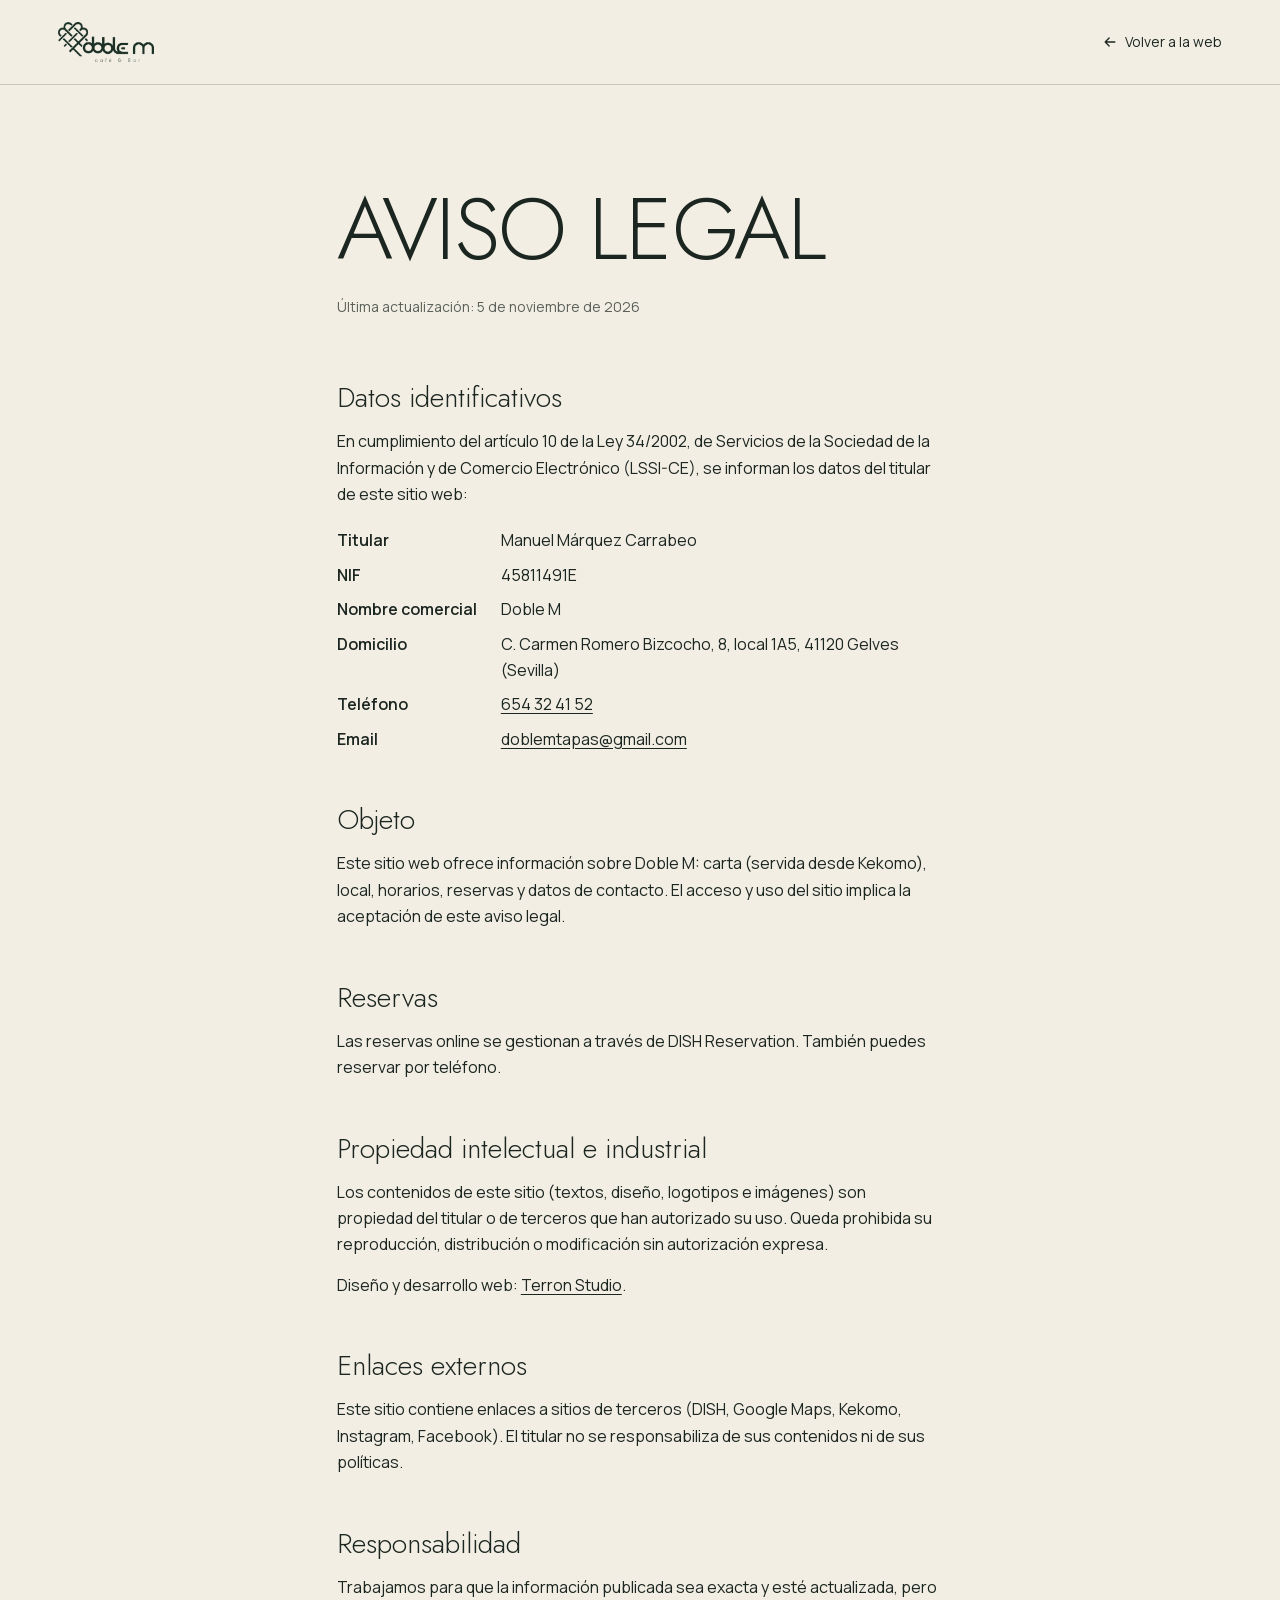
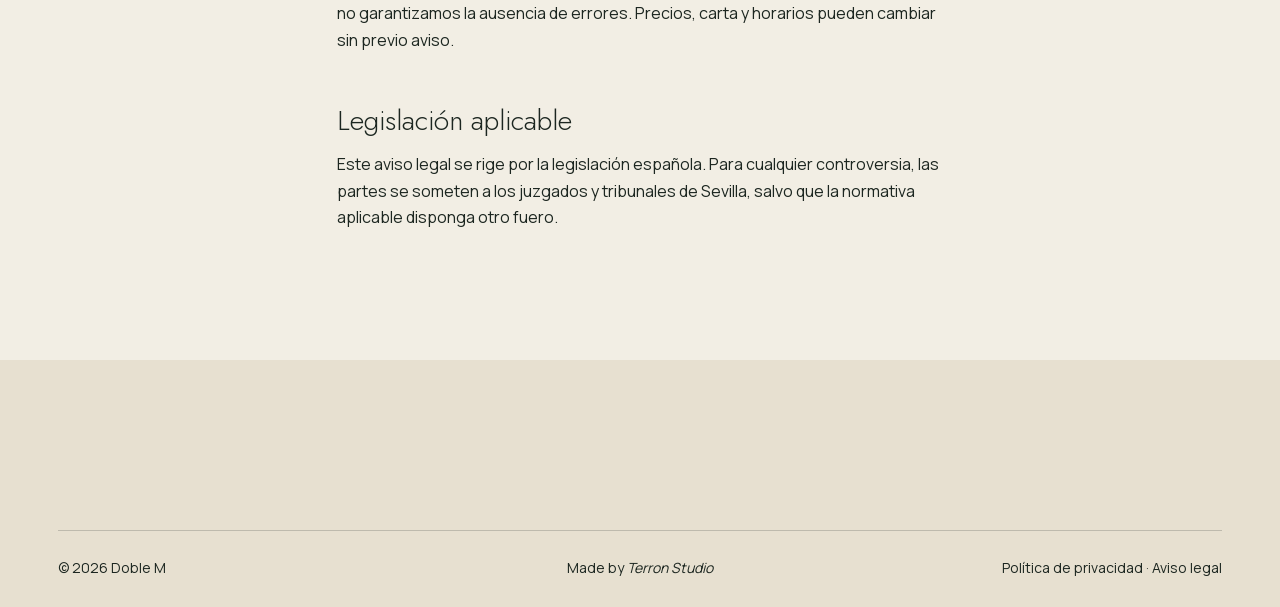
<file: aviso-legal.html>
<!doctype html>
<html lang="es">
<head>
  <meta charset="UTF-8"><meta name="viewport" content="width=device-width,initial-scale=1">
  <title>Aviso legal · Doble M</title>
  <meta name="robots" content="noindex,follow">
  <meta name="theme-color" content="#1c3026"><link rel="icon" href="assets/favicon-64.png" type="image/png" sizes="64x64"><link rel="icon" href="favicon.ico" sizes="16x16 32x32 48x48"><link rel="apple-touch-icon" href="assets/apple-touch-icon.png">
  <link rel="stylesheet" href="style.css?v=4">
</head>
<body>
  <div class="legal-top"><a class="legal-brand" href="index.html"><img src="assets/logo-doble-m.webp" alt="Doble M" width="600" height="250"></a><a class="legal-back" href="index.html">Volver a la web</a></div>
  <main class="legal">
    <h1>Aviso legal</h1>
    <p class="legal-updated">Última actualización: 5 de noviembre de 2026</p>
    <h2>Datos identificativos</h2>
    <p>En cumplimiento del artículo 10 de la Ley 34/2002, de Servicios de la Sociedad de la Información y de Comercio Electrónico (LSSI-CE), se informan los datos del titular de este sitio web:</p>
    <dl>
      <dt>Titular</dt><dd>Manuel Márquez Carrabeo</dd>
      <dt>NIF</dt><dd>45811491E</dd>
      <dt>Nombre comercial</dt><dd>Doble M</dd>
      <dt>Domicilio</dt><dd>C. Carmen Romero Bizcocho, 8, local 1A5, 41120 Gelves (Sevilla)</dd>
      <dt>Teléfono</dt><dd><a href="tel:+34654324152">654 32 41 52</a></dd>
      <dt>Email</dt><dd><a href="mailto:doblemtapas@gmail.com">doblemtapas@gmail.com</a></dd>
    </dl>
    <h2>Objeto</h2>
    <p>Este sitio web ofrece información sobre Doble M: carta (servida desde Kekomo), local, horarios, reservas y datos de contacto. El acceso y uso del sitio implica la aceptación de este aviso legal.</p>
    <h2>Reservas</h2>
    <p>Las reservas online se gestionan a través de DISH Reservation. También puedes reservar por teléfono.</p>
    <h2>Propiedad intelectual e industrial</h2>
    <p>Los contenidos de este sitio (textos, diseño, logotipos e imágenes) son propiedad del titular o de terceros que han autorizado su uso. Queda prohibida su reproducción, distribución o modificación sin autorización expresa.</p>
    <p>Diseño y desarrollo web: <a href="https://terron-studio.com" target="_blank" rel="noopener">Terron Studio</a>.</p>
    <h2>Enlaces externos</h2>
    <p>Este sitio contiene enlaces a sitios de terceros (DISH, Google Maps, Kekomo, Instagram, Facebook). El titular no se responsabiliza de sus contenidos ni de sus políticas.</p>
    <h2>Responsabilidad</h2>
    <p>Trabajamos para que la información publicada sea exacta y esté actualizada, pero no garantizamos la ausencia de errores. Precios, carta y horarios pueden cambiar sin previo aviso.</p>
    <h2>Legislación aplicable</h2>
    <p>Este aviso legal se rige por la legislación española. Para cualquier controversia, las partes se someten a los juzgados y tribunales de Sevilla, salvo que la normativa aplicable disponga otro fuero.</p>
  </main>
  <footer><div class="footer-bottom"><span>© <span id="year">2026</span> Doble M</span><span class="footer-made">Made by <a href="https://terron-studio.com" target="_blank" rel="noopener"><em>Terron Studio</em></a></span><span class="footer-links"><a href="privacidad.html">Política de privacidad</a> · <a href="aviso-legal.html">Aviso legal</a></span></div></footer>
  <script>document.querySelector("#year").textContent = new Date().getFullYear();</script>
</body>
</html>
</file>
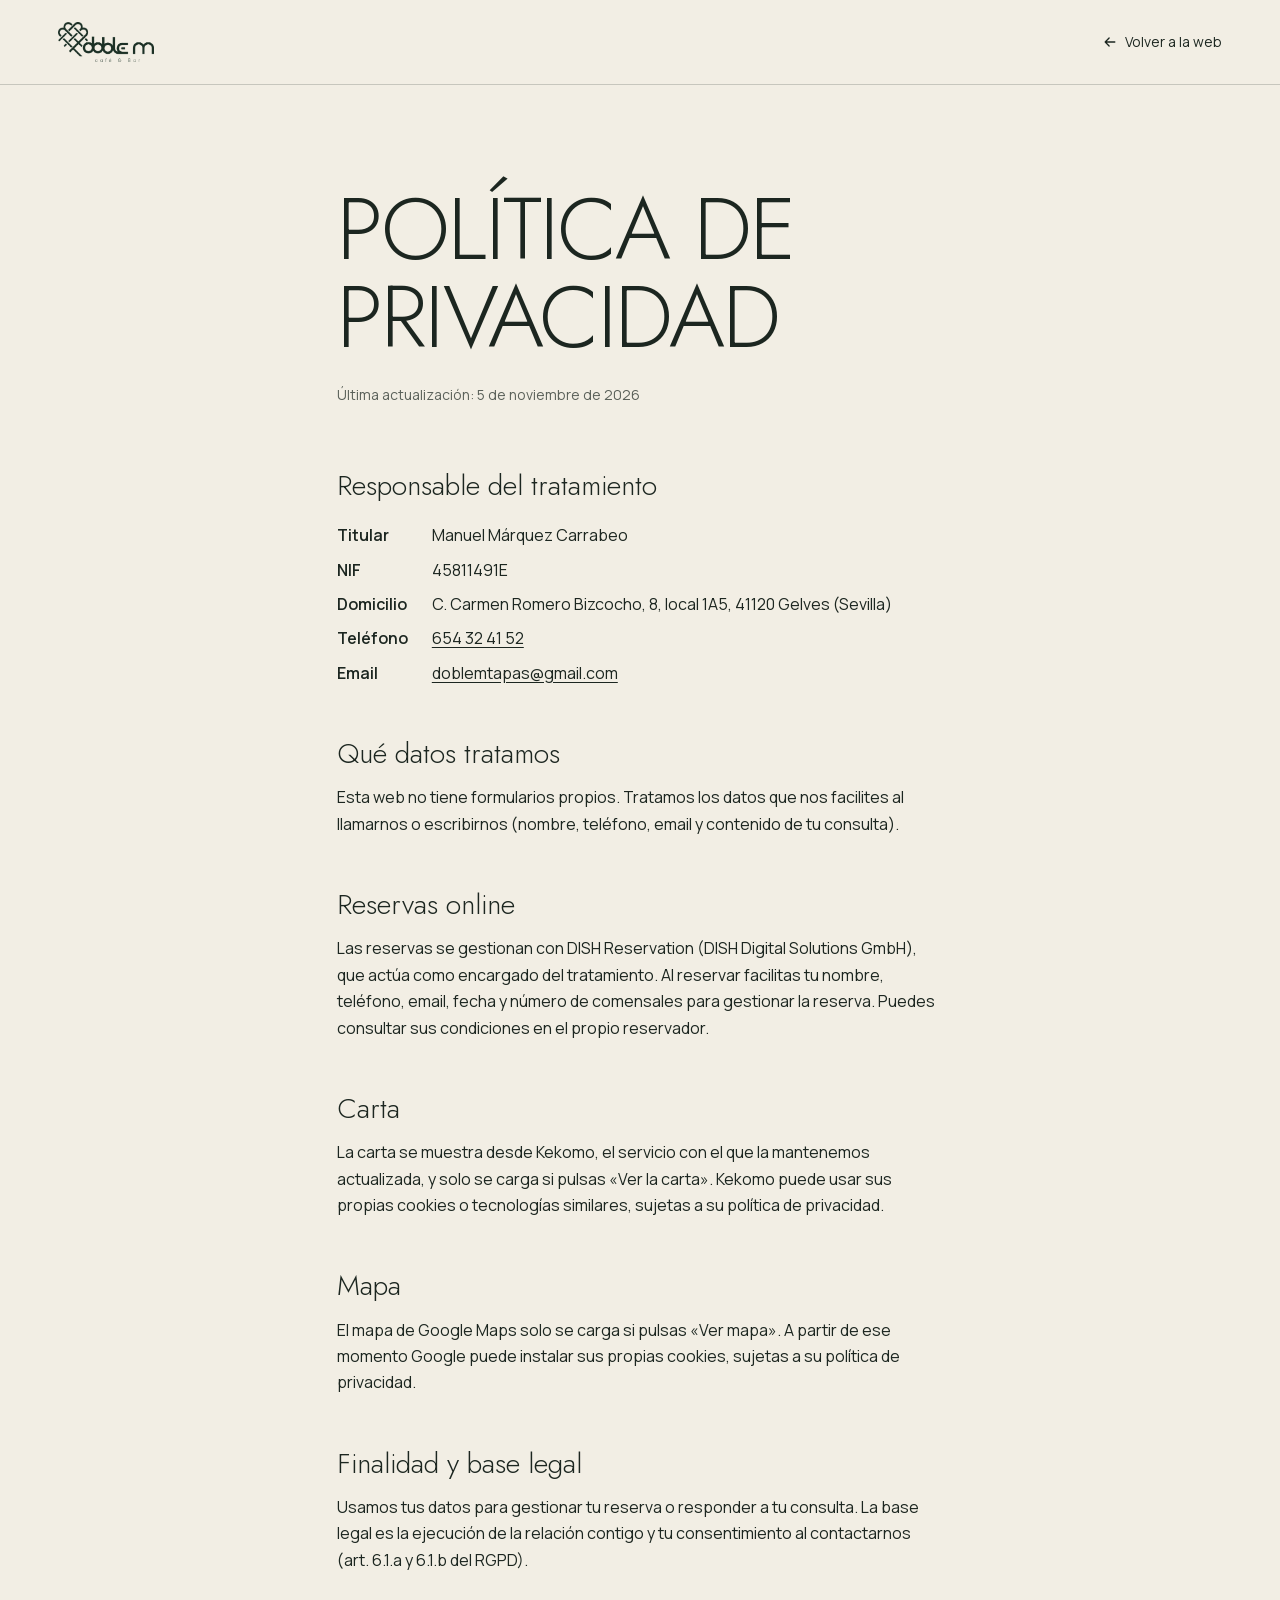
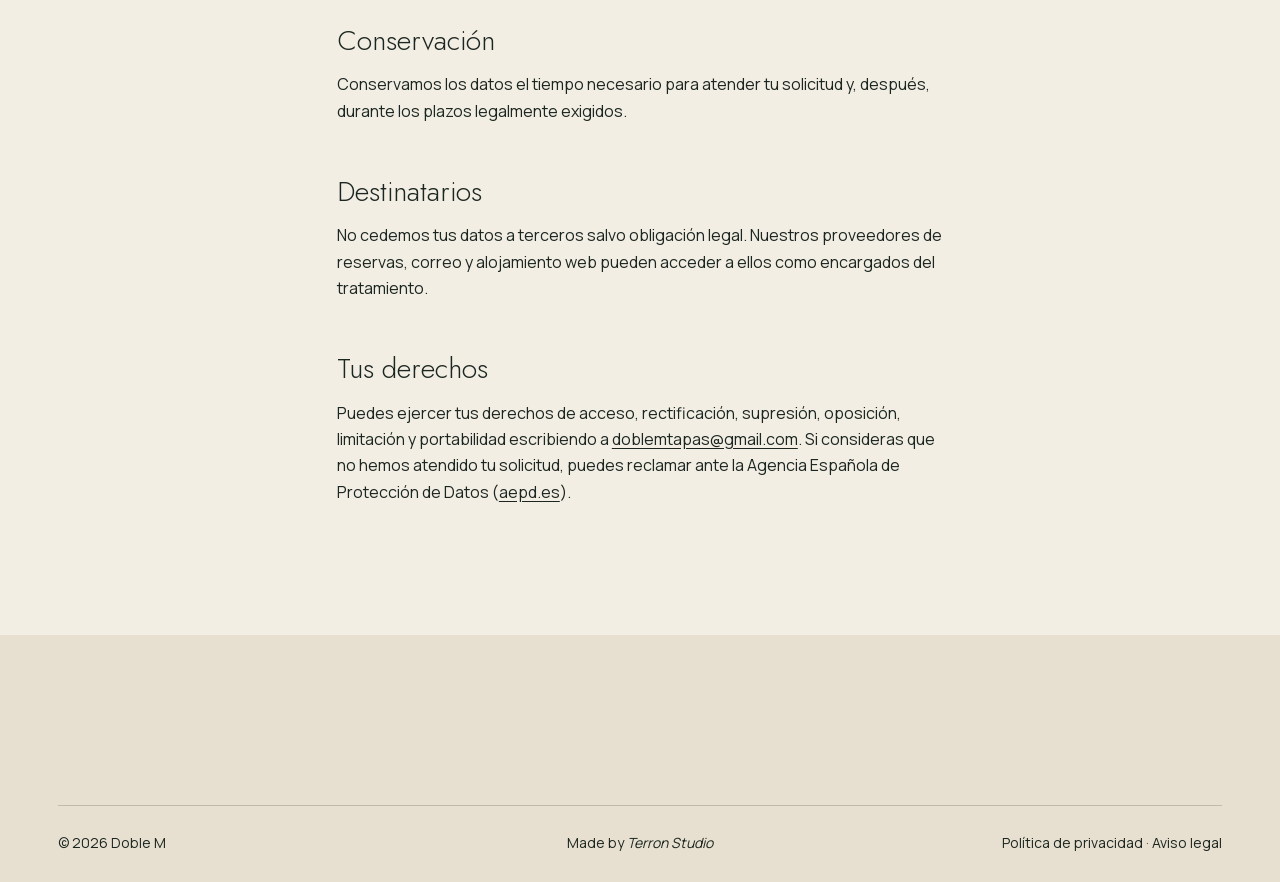
<file: privacidad.html>
<!doctype html>
<html lang="es">
<head>
  <meta charset="UTF-8"><meta name="viewport" content="width=device-width,initial-scale=1">
  <title>Política de privacidad · Doble M</title>
  <meta name="robots" content="noindex,follow">
  <meta name="theme-color" content="#1c3026"><link rel="icon" href="assets/favicon-64.png" type="image/png" sizes="64x64"><link rel="icon" href="favicon.ico" sizes="16x16 32x32 48x48"><link rel="apple-touch-icon" href="assets/apple-touch-icon.png">
  <link rel="stylesheet" href="style.css?v=4">
</head>
<body>
  <div class="legal-top"><a class="legal-brand" href="index.html"><img src="assets/logo-doble-m.webp" alt="Doble M" width="600" height="250"></a><a class="legal-back" href="index.html">Volver a la web</a></div>
  <main class="legal">
    <h1>Política de privacidad</h1>
    <p class="legal-updated">Última actualización: 5 de noviembre de 2026</p>
    <h2>Responsable del tratamiento</h2>
    <dl>
      <dt>Titular</dt><dd>Manuel Márquez Carrabeo</dd>
      <dt>NIF</dt><dd>45811491E</dd>
      <dt>Domicilio</dt><dd>C. Carmen Romero Bizcocho, 8, local 1A5, 41120 Gelves (Sevilla)</dd>
      <dt>Teléfono</dt><dd><a href="tel:+34654324152">654 32 41 52</a></dd>
      <dt>Email</dt><dd><a href="mailto:doblemtapas@gmail.com">doblemtapas@gmail.com</a></dd>
    </dl>
    <h2>Qué datos tratamos</h2>
    <p>Esta web no tiene formularios propios. Tratamos los datos que nos facilites al llamarnos o escribirnos (nombre, teléfono, email y contenido de tu consulta).</p>
    <h2>Reservas online</h2>
    <p>Las reservas se gestionan con DISH Reservation (DISH Digital Solutions GmbH), que actúa como encargado del tratamiento. Al reservar facilitas tu nombre, teléfono, email, fecha y número de comensales para gestionar la reserva. Puedes consultar sus condiciones en el propio reservador.</p>
    <h2>Carta</h2>
    <p>La carta se muestra desde Kekomo, el servicio con el que la mantenemos actualizada, y solo se carga si pulsas «Ver la carta». Kekomo puede usar sus propias cookies o tecnologías similares, sujetas a su política de privacidad.</p>
    <h2>Mapa</h2>
    <p>El mapa de Google Maps solo se carga si pulsas «Ver mapa». A partir de ese momento Google puede instalar sus propias cookies, sujetas a su política de privacidad.</p>
    <h2>Finalidad y base legal</h2>
    <p>Usamos tus datos para gestionar tu reserva o responder a tu consulta. La base legal es la ejecución de la relación contigo y tu consentimiento al contactarnos (art. 6.1.a y 6.1.b del RGPD).</p>
    <h2>Conservación</h2>
    <p>Conservamos los datos el tiempo necesario para atender tu solicitud y, después, durante los plazos legalmente exigidos.</p>
    <h2>Destinatarios</h2>
    <p>No cedemos tus datos a terceros salvo obligación legal. Nuestros proveedores de reservas, correo y alojamiento web pueden acceder a ellos como encargados del tratamiento.</p>
    <h2>Tus derechos</h2>
    <p>Puedes ejercer tus derechos de acceso, rectificación, supresión, oposición, limitación y portabilidad escribiendo a <a href="mailto:doblemtapas@gmail.com">doblemtapas@gmail.com</a>. Si consideras que no hemos atendido tu solicitud, puedes reclamar ante la Agencia Española de Protección de Datos (<a href="https://www.aepd.es" target="_blank" rel="noopener">aepd.es</a>).</p>
  </main>
  <footer><div class="footer-bottom"><span>© <span id="year">2026</span> Doble M</span><span class="footer-made">Made by <a href="https://terron-studio.com" target="_blank" rel="noopener"><em>Terron Studio</em></a></span><span class="footer-links"><a href="privacidad.html">Política de privacidad</a> · <a href="aviso-legal.html">Aviso legal</a></span></div></footer>
  <script>document.querySelector("#year").textContent = new Date().getFullYear();</script>
</body>
</html>
</file>
<file: style.css>
@font-face{font-family:'Jost';font-style:normal;font-weight:300 500;font-display:swap;src:url(assets/fonts/jost-latin-ext.woff2) format('woff2');unicode-range:U+0100-02BA,U+02BD-02C5,U+02C7-02CC,U+02CE-02D7,U+02DD-02FF,U+0304,U+0308,U+0329,U+1D00-1DBF,U+1E00-1E9F,U+1EF2-1EFF,U+2020,U+20A0-20AB,U+20AD-20C4,U+2113,U+2C60-2C7F,U+A720-A7FF}
@font-face{font-family:'Jost';font-style:normal;font-weight:300 500;font-display:swap;src:url(assets/fonts/jost-latin.woff2) format('woff2');unicode-range:U+0000-00FF,U+0131,U+0152-0153,U+02BB-02BC,U+02C6,U+02DA,U+02DC,U+0304,U+0308,U+0329,U+2000-206F,U+20AC,U+2122,U+2191,U+2193,U+2212,U+2215,U+FEFF,U+FFFD}
@font-face{font-family:'Jost';font-style:italic;font-weight:300 400;font-display:swap;src:url(assets/fonts/jost-italic-latin-ext.woff2) format('woff2');unicode-range:U+0100-02BA,U+02BD-02C5,U+02C7-02CC,U+02CE-02D7,U+02DD-02FF,U+0304,U+0308,U+0329,U+1D00-1DBF,U+1E00-1E9F,U+1EF2-1EFF,U+2020,U+20A0-20AB,U+20AD-20C4,U+2113,U+2C60-2C7F,U+A720-A7FF}
@font-face{font-family:'Jost';font-style:italic;font-weight:300 400;font-display:swap;src:url(assets/fonts/jost-italic-latin.woff2) format('woff2');unicode-range:U+0000-00FF,U+0131,U+0152-0153,U+02BB-02BC,U+02C6,U+02DA,U+02DC,U+0304,U+0308,U+0329,U+2000-206F,U+20AC,U+2122,U+2191,U+2193,U+2212,U+2215,U+FEFF,U+FFFD}
@font-face{font-family:'Manrope';font-style:normal;font-weight:400 600;font-display:swap;src:url(assets/fonts/manrope-latin-ext.woff2) format('woff2');unicode-range:U+0100-02BA,U+02BD-02C5,U+02C7-02CC,U+02CE-02D7,U+02DD-02FF,U+0304,U+0308,U+0329,U+1D00-1DBF,U+1E00-1E9F,U+1EF2-1EFF,U+2020,U+20A0-20AB,U+20AD-20C4,U+2113,U+2C60-2C7F,U+A720-A7FF}
@font-face{font-family:'Manrope';font-style:normal;font-weight:400 600;font-display:swap;src:url(assets/fonts/manrope-latin.woff2) format('woff2');unicode-range:U+0000-00FF,U+0131,U+0152-0153,U+02BB-02BC,U+02C6,U+02DA,U+02DC,U+0304,U+0308,U+0329,U+2000-206F,U+20AC,U+2122,U+2191,U+2193,U+2212,U+2215,U+FEFF,U+FFFD}

:root{
  --paper:#f2eee4;--paper-2:#e7e0d0;--green:#1c3026;--green-2:#25402f;--leaf:#86b34d;--teal:#2c6a64;--terracotta:#b4562f;--mustard:#e3b23c;--ink:#1c2620;
  --line:rgba(28,38,32,.2);--line-light:rgba(255,255,255,.24);
  --serif:'Jost',Arial,sans-serif;--sans:'Manrope',Arial,sans-serif;
  --ease:cubic-bezier(.16,1,.3,1);
  --arrow:url("data:image/svg+xml,%3Csvg xmlns='http://www.w3.org/2000/svg' viewBox='0 0 16 16' fill='none' stroke='%23000' stroke-width='1.5' stroke-linecap='round' stroke-linejoin='round'%3E%3Cpath d='M2.5 8h11M9 3.5 13.5 8 9 12.5'/%3E%3C/svg%3E");
}
*{box-sizing:border-box}
html{scroll-behavior:smooth;scroll-padding-top:90px}
html.modal-open{overflow:hidden}
body{margin:0;background:var(--paper);color:var(--ink);font-family:var(--sans);font-size:16px;line-height:1.65;-webkit-font-smoothing:antialiased}
a{color:inherit;text-decoration:none}
button{font:inherit;color:inherit;border:0;background:none;cursor:pointer;padding:0}
a,button{-webkit-tap-highlight-color:transparent}
a:focus-visible,button:focus-visible{outline:2px solid var(--mustard);outline-offset:5px}
img{display:block;width:100%;height:100%;object-fit:cover}
h1,h2,h3,p{margin:0}
h1,h2,h3{font-family:var(--serif);font-weight:300}
em{font-style:italic;font-weight:300}
.sr-only{position:absolute;width:1px;height:1px;overflow:hidden;clip:rect(0 0 0 0);white-space:nowrap}
.skip{position:fixed;z-index:100;top:-80px;left:20px;background:#fff;padding:12px 18px}.skip:focus{top:10px}

/* Cabecera flotante */
header{position:fixed;z-index:20;top:16px;left:50%;display:grid;grid-template-columns:1fr auto 1fr;align-items:center;width:min(720px,calc(100% - 32px));height:60px;padding:3px;border-radius:6px;color:#fff;background:rgba(14,24,18,.42);-webkit-backdrop-filter:blur(22px);backdrop-filter:blur(22px);transform:translateX(-50%);transition:transform .45s var(--ease),background .3s}
header.hidden{transform:translate(-50%,calc(-100% - 24px))}
header.scrolled,header.menu-open{background:rgba(14,24,18,.62)}
.brand{justify-self:center;display:block}
.brand-logo{width:auto;height:42px;object-fit:contain}
.reserve-link{justify-self:start;display:flex;align-items:center;height:54px;padding:0 24px;border:1px solid rgba(255,255,255,.25);border-radius:4px;font:500 12px/1 var(--serif);letter-spacing:.1em;text-transform:uppercase;transition:background .3s,color .3s,border-color .3s}
.menu-toggle{justify-self:end;display:flex;flex-direction:column;justify-content:center;align-items:center;gap:5px;width:57px;height:54px}
.menu-toggle span{display:block;width:31px;height:1px;background:currentColor;transition:transform .4s var(--ease),opacity .25s}
.menu-toggle.open span:first-child{transform:translateY(6px) rotate(45deg)}
.menu-toggle.open span:nth-child(2){opacity:0;transform:scaleX(0)}
.menu-toggle.open span:last-child{transform:translateY(-6px) rotate(-45deg)}
nav{position:absolute;top:calc(100% + 6px);left:0;display:grid;grid-template-columns:1fr .78fr;width:100%;height:0;overflow:hidden;border-radius:6px;background:var(--paper);color:var(--ink);opacity:0;pointer-events:none;transition:height .62s var(--ease),opacity .25s}
nav.open{height:420px;opacity:1;pointer-events:auto}
.nav-links{display:flex;flex-direction:column;justify-content:center;padding:40px 12%}
.nav-links a{width:max-content;max-width:100%;font:300 31px/1.18 var(--serif);letter-spacing:-.02em;opacity:0;transform:translateY(15px);transition:color .25s,opacity .35s calc(var(--i,0)*.05s),transform .5s var(--ease) calc(var(--i,0)*.05s)}
nav.open .nav-links a{opacity:1;transform:none}
.nav-links a.active{color:var(--terracotta)}
.nav-media{position:relative;margin:10px 10px 10px 0;overflow:hidden;border-radius:3px;background:var(--paper-2)}
.nav-media img{position:absolute;inset:0;opacity:0;transform:scale(1.06);transition:opacity .6s,transform 1s var(--ease)}
.nav-media img.on{opacity:1;transform:none}

/* Hero: en escritorio el vídeo vertical ocupa su columna, sin estirarse */
.hero{position:relative;height:100svh;min-height:680px;max-height:1100px;overflow:hidden;background:var(--green);color:#fff}
.hero-media{position:absolute;inset:0;background:var(--green-2) url(assets/video/hero-poster.webp) center/cover no-repeat}
.hero-video{position:absolute;inset:0;width:100%;height:100%;object-fit:cover}
.hero-shade{position:absolute;inset:0;background:radial-gradient(70% 55% at 50% 52%,rgba(10,18,13,.45),transparent 75%),linear-gradient(180deg,rgba(10,18,13,.65) 0%,rgba(10,18,13,.55) 40%,rgba(10,18,13,.58) 65%,rgba(10,18,13,.8) 100%)}
/* Centrado óptico entre la navbar (76px) y la fila de valoraciones (57px); el ajuste de abajo compensa el aire bajo las mayúsculas */
.hero-content{position:absolute;inset:0;display:flex;flex-direction:column;justify-content:center;align-items:center;padding:76px 5.5% 40px;text-align:center}
.hero-title{width:auto;font-size:clamp(60px,7.6vw,132px);font-weight:300;line-height:.94;letter-spacing:-.025em;text-transform:uppercase}
.hero-title em{color:#fff}
.title-line{display:block;overflow:hidden;padding-bottom:.08em}
.title-line>span{display:block;animation:titleIn 1.2s var(--ease) both}
.title-line:nth-child(2)>span{animation-delay:.12s}
.title-line:nth-child(3)>span{animation-delay:.24s}
.title-line:nth-child(4)>span{animation-delay:.36s}
.hero-foot{position:absolute;left:6.5%;right:6.5%;bottom:32px;display:flex;justify-content:space-between;align-items:center;gap:20px;font-size:14px;animation:footIn 1s var(--ease) .6s backwards}
.hero-foot a{display:flex;align-items:center;gap:12px}
.hero-foot strong{font:500 25px/1 var(--serif)}
.stars{color:var(--mustard);letter-spacing:2px;font-size:12px}

/* Títulos de sección */
.manifesto h2,.feature h2,.dishes h2,.room h2,.reviews h2,.delivery h2,.contact h2{font-size:clamp(54px,6vw,96px);line-height:1.04;letter-spacing:-.02em;text-transform:uppercase}

/* Botón con flecha */
.arrow-link{--btn-ink:var(--ink);--btn-fill:var(--paper);display:inline-flex;align-items:center;justify-content:space-between;gap:28px;min-width:200px;height:52px;margin-top:34px;padding:0 10px 0 20px;border:1px solid currentColor;border-radius:4px;font:500 12px/1 var(--serif);letter-spacing:.08em;text-transform:uppercase;transition:background .3s,color .3s,border-color .3s}
.arrow-link span{position:relative;display:grid;place-items:center;width:32px;height:32px;border-radius:3px;background:var(--btn-ink);color:var(--btn-fill);transition:transform .25s}
.arrow-link span::before{content:'';width:16px;height:16px;background:currentColor;-webkit-mask:var(--arrow) center/contain no-repeat;mask:var(--arrow) center/contain no-repeat}
.feature .arrow-link,.reviews .arrow-link,.room .arrow-link{--btn-ink:#fff;--btn-fill:var(--green)}
.room .arrow-link{--btn-fill:var(--teal)}
.reviews .arrow-link{--btn-fill:var(--terracotta)}
.icon-arrow{display:inline-block;width:14px;height:14px;margin-left:6px;vertical-align:-2px;background:currentColor;-webkit-mask:var(--arrow) center/contain no-repeat;mask:var(--arrow) center/contain no-repeat}

/* Manifiesto */
.manifesto{display:grid;grid-template-columns:1fr 1fr;gap:7%;align-items:stretch;padding:140px 8%}
.manifesto-photo{position:relative;order:2;margin:0;min-height:640px;overflow:hidden}
.manifesto-photo img{position:absolute;inset:0}
.manifesto-photo img{transition:transform 1.2s var(--ease)}
.manifesto-body{display:flex;flex-direction:column;justify-content:space-between;gap:60px;padding:4px 0 0;container-type:inline-size}
.manifesto h2{font-size:min(clamp(54px,6vw,96px),10.8cqi)}
.manifesto-copy{max-width:470px;margin-top:44px}
.facts{display:grid;grid-template-columns:1fr 1fr;margin:0;padding:0;list-style:none;border-top:1px solid var(--line)}
.facts li{display:flex;flex-direction:column;gap:2px;padding:22px 16px 22px 0;border-bottom:1px solid var(--line)}
.facts li:nth-child(even){padding-left:24px;border-left:1px solid var(--line)}
.facts strong{font:300 28px/1.15 var(--serif)}
.facts span{font-size:14px;opacity:.7}
.manifesto-copy p{margin-top:18px;font-size:17px}
.manifesto-copy p:first-child{margin-top:0;font:300 30px/1.22 var(--serif)}

/* Imprescindibles */
.feature{display:grid;grid-template-columns:1.08fr .92fr;min-height:920px;background:var(--green);color:#fff}
.feature-photo,.room-photo{position:relative;overflow:hidden;min-height:700px}
.parallax-image{position:absolute;inset:0;height:118%;transform:translateY(var(--parallax,-7%));will-change:transform}
.feature-copy{position:relative;padding:110px 11%;container-type:inline-size}
.feature h2{font-size:min(clamp(54px,6vw,96px),12.5cqi)}
.sticky-copy{position:sticky;top:130px}
.feature-copy p{max-width:460px;margin-top:36px;font-size:17px;color:rgba(255,255,255,.78)}
.signature-list{max-width:460px;margin:40px 0 0;padding:0;list-style:none;border-top:1px solid var(--line-light)}
.signature-list li{display:flex;flex-wrap:wrap;align-items:baseline;justify-content:space-between;gap:4px 18px;padding:15px 0;border-bottom:1px solid var(--line-light)}
.signature-list span{font:300 25px/1.2 var(--serif)}
.signature-list small{font-size:13px;color:rgba(255,255,255,.6)}

/* Platos */
.dishes{display:grid;grid-template-columns:repeat(4,1fr);gap:24px;padding:140px 5.5% 160px;background:var(--paper-2)}
.dish-card-offset{margin-top:100px}
.dish-image{aspect-ratio:4/5;overflow:hidden}
.dish-card img{transition:transform 1s cubic-bezier(.2,.7,.2,1)}
.dish-card h3{margin-top:20px;font-size:28px;line-height:1.1;text-align:center}

/* Carta */

/* El local */
.room{display:grid;grid-template-columns:.9fr 1.1fr;min-height:860px;background:var(--teal);color:#fff}
.room-copy{align-self:center;padding:100px 12%}
.room-copy p{max-width:420px;margin-top:38px;font-size:17px;color:rgba(255,255,255,.84)}

/* Galería */
.gallery{padding:24px 5.5% 150px;background:var(--paper)}
.gallery-grid{display:grid;grid-template-columns:1.25fr 1fr 1fr;grid-template-rows:repeat(2,minmax(0,1fr));gap:24px;height:min(1080px,92vw)}
.gallery-item{position:relative;overflow:hidden}
.gallery-item.tall{grid-row:1/3}
.gallery-item img{transition:transform .8s var(--ease)}
.gallery-item::after{content:'';position:absolute;right:20px;bottom:20px;width:48px;height:48px;border-radius:50%;background:rgba(242,238,228,.94);transform:scale(0);transition:transform .35s var(--ease)}
.gallery-item::before{content:'';position:absolute;z-index:1;right:36px;bottom:36px;width:16px;height:16px;background:var(--ink);-webkit-mask:var(--arrow) center/contain no-repeat;mask:var(--arrow) center/contain no-repeat;transform:scale(0) rotate(-45deg);transition:transform .35s var(--ease)}

/* Opiniones */
.reviews{overflow:hidden;padding:145px 0 125px;background:var(--terracotta);color:#fff}
.reviews-intro{display:grid;grid-template-columns:1fr .65fr;align-items:end;padding:0 8% 80px}
.score{display:flex;align-items:center;justify-self:end;gap:28px}
.score strong{font:300 112px/1 var(--serif)}
.score .stars{display:block;margin-bottom:8px;font-size:14px}
.score p{font-size:15px;color:rgba(255,255,255,.82)}
.review-rail{display:flex;width:max-content;border-top:1px solid var(--line-light);border-bottom:1px solid var(--line-light);animation:reviewFloat 20s ease-in-out infinite alternate}
.review-rail article{width:42vw;min-width:470px;padding:48px 4vw;border-right:1px solid var(--line-light)}
blockquote{margin:0 0 32px;font:300 38px/1.15 var(--serif)}
.review-rail p{font-size:14px;color:rgba(255,255,255,.72)}
.reviews-link{margin-left:8%;margin-top:44px}

/* Preguntas frecuentes */
.faq{display:grid;grid-template-columns:.8fr 1.2fr;gap:8%;padding:140px 8% 150px;background:var(--green);color:#fff}
.faq h2{font-size:clamp(54px,6vw,96px);line-height:1.04;letter-spacing:-.02em;text-transform:uppercase}
.faq-list{border-top:1px solid var(--line-light)}
.faq-item{border-bottom:1px solid var(--line-light)}
.faq-item summary{display:flex;justify-content:space-between;align-items:center;gap:24px;padding:24px 0;cursor:pointer;list-style:none}
.faq-item summary::-webkit-details-marker{display:none}
.faq-item h3{font:400 22px/1.3 var(--serif);transition:color .3s}
.faq-item summary::after{content:'';flex:none;width:12px;height:12px;border-right:1px solid currentColor;border-bottom:1px solid currentColor;transform:translateY(-3px) rotate(45deg);transition:transform .4s var(--ease)}
.faq-item[open] summary::after{transform:translateY(3px) rotate(-135deg)}
.faq-item p{max-width:600px;padding:0 0 26px;font-size:16px;color:rgba(255,255,255,.78)}
.faq-item p a{text-decoration:underline;text-underline-offset:3px}
.faq-item summary:active h3{color:var(--mustard)}
@media(hover:hover){.faq-item summary:hover h3{color:var(--mustard)}}
/* Apertura suave donde el navegador lo permite */
:root{interpolate-size:allow-keywords}
.faq-item::details-content{block-size:0;overflow:hidden;opacity:0;transition:block-size .5s var(--ease),opacity .4s,content-visibility .5s allow-discrete}
.faq-item[open]::details-content{block-size:auto;opacity:1}
@media(max-width:800px){
  .faq{grid-template-columns:1fr;gap:40px;padding:90px 7% 100px}
  .faq h2{font-size:clamp(38px,10.5vw,64px);text-align:center}
  .faq-item h3{font-size:19px}
  .faq-item summary{padding:20px 0}
  .faq-item p{font-size:15px}
}
/* Contacto */
/* A domicilio */
.delivery{display:grid;grid-template-columns:1.1fr .9fr;gap:8%;align-items:end;padding:140px 8% 150px;background:var(--paper-2);color:var(--ink)}
.delivery-copy p{max-width:400px;margin-top:38px;font-size:17px}
.delivery-links{order:-1;border-top:1px solid rgba(28,38,32,.28)}
.delivery-link{position:relative;isolation:isolate;display:grid;grid-template-columns:auto 1fr auto;align-items:center;gap:8px 24px;padding:32px 6px;border-bottom:1px solid rgba(28,38,32,.28)}
.delivery-name{font:300 clamp(44px,4.6vw,72px)/1 var(--serif);letter-spacing:-.01em}
.delivery-link small{grid-column:2;grid-row:2;font-size:14px;opacity:.72}
.delivery-name{grid-column:2}
.delivery-logo{grid-column:1;grid-row:1/3;display:grid;place-items:center;width:76px;height:76px;margin-right:10px;border-radius:20px}
.delivery-logo svg{width:58%;height:58%;fill:currentColor}
.delivery-logo-ue{background:#06c167;color:#000}
.delivery-logo-glovo{background:#ffc244;color:#00a082}
.delivery-arrow{grid-column:3;grid-row:1/3;display:grid;place-items:center;width:60px;height:60px;border:1px solid currentColor;border-radius:50%}
.delivery-arrow::before{content:'';width:20px;height:20px;background:currentColor;-webkit-mask:var(--arrow) center/contain no-repeat;mask:var(--arrow) center/contain no-repeat;transform:rotate(-45deg)}

.contact{display:grid;grid-template-columns:1fr 1fr;gap:clamp(48px,6vw,110px);align-items:stretch;padding:150px 8% 110px}
.hours{width:100%;margin-top:40px;border-collapse:collapse;font-size:15px}
.hours thead th{padding:0 0 10px;font:600 11px/1 var(--sans);letter-spacing:.12em;text-transform:uppercase;text-align:left;opacity:.55}
.hours tbody th{font:400 18px/1.2 var(--serif);text-align:left}
.hours tbody th,.hours td{padding:11px 0;border-top:1px solid var(--line)}
.hours td{white-space:nowrap}
.hours tbody tr:last-child>*{border-bottom:1px solid var(--line)}
.hours tr.today th,.hours tr.today td{color:var(--terracotta);font-weight:600}
.hours tr.today th::after{content:'hoy';margin-left:10px;font:600 10px/1 var(--sans);letter-spacing:.12em;text-transform:uppercase;vertical-align:2px}
.contact-photo{min-height:100%;overflow:hidden}
.contact-details{grid-column:1/-1;display:grid;grid-template-columns:repeat(3,1fr);gap:50px;margin-top:30px;padding-top:38px;border-top:1px solid var(--line)}
.contact-details h3{margin-bottom:18px;font:600 15px/1.2 var(--sans)}
.contact-details p,.contact-details a{display:block;font-size:16px}
.contact-details a{width:max-content}
.map{height:240px;margin-top:28px;overflow:hidden;background:var(--paper-2)}
.map iframe{width:100%;height:100%;border:0}
.map-load{display:flex;flex-direction:column;align-items:center;justify-content:center;gap:6px;width:100%;height:100%;background:linear-gradient(rgba(231,224,208,.86),rgba(231,224,208,.86)),url(assets/img/entrada-doble-m-640.webp) center/cover;transition:background-color .3s}
.map-load span{font:500 14px/1 var(--serif);letter-spacing:.1em;text-transform:uppercase;padding:16px 24px;border:1px solid var(--ink);border-radius:4px;transition:background .3s,color .3s}
.map-load small{font-size:12px;opacity:.7}

/* Pie */
footer{padding:100px 4.5% 28px;background:var(--paper-2)}
.footer-top{display:grid;grid-template-columns:1.4fr 1fr 1fr 1fr;gap:50px;padding:0 3.5% 80px}
.footer-intro p{max-width:340px;font:300 24px/1.3 var(--serif)}
.footer-col{display:flex;flex-direction:column;align-items:flex-start;gap:8px}
.footer-col h3{margin-bottom:12px;font:600 11px/1 var(--sans);letter-spacing:.14em;text-transform:uppercase;opacity:.6}
.footer-col a,.footer-col p{font-size:15px}
.footer-col .footer-sub{margin-top:22px}
.footer-col p+p{margin-top:6px}
.footer-col a{transition:color .3s}
.ico{width:18px;height:18px;flex:none;fill:none;stroke:currentColor;stroke-width:1.6;stroke-linecap:round;stroke-linejoin:round}
.social-link{display:inline-flex!important;align-items:center;gap:9px}
.footer-logo{display:block;width:min(420px,60%);margin:0 auto}
.footer-logo img{height:auto;object-fit:contain}
.footer-bottom{display:grid;grid-template-columns:1fr auto 1fr;gap:16px;margin-top:70px;padding-top:25px;border-top:1px solid var(--line);font-size:14px}
.footer-made{justify-self:center}
.footer-links{justify-self:end}

/* Diálogos */
dialog{border:0;padding:0;background:var(--paper);color:var(--ink);max-width:92vw;max-height:92vh}
dialog::backdrop{background:rgba(10,18,13,.86)}
#lightbox{background:transparent;overflow:visible}
#lightbox img{width:auto;height:auto;max-width:88vw;max-height:86vh}
.close-dialog{position:absolute;z-index:2;top:10px;right:10px;display:grid;place-items:center;width:43px;height:43px;border-radius:50%;background:var(--paper);color:var(--ink)}
.close-dialog::before,.close-dialog::after{content:'';position:absolute;top:50%;left:50%;width:18px;height:2px;border-radius:2px;background:currentColor;transform:translate(-50%,-50%) rotate(45deg)}
.close-dialog::after{transform:translate(-50%,-50%) rotate(-45deg)}
.frame-modal{width:min(560px,94vw);height:min(700px,90vh);flex-direction:column;border-radius:6px}
.frame-modal[open]{display:flex}
#carta-modal{width:min(480px,94vw);height:min(820px,90vh)}
.reserve-head{position:relative;display:flex;align-items:center;min-height:72px;padding:0 70px 0 28px;border-bottom:1px solid var(--line)}
.reserve-head h2{font-size:26px;text-transform:uppercase;letter-spacing:-.01em}
.reserve-head .close-dialog{top:50%;transform:translateY(-50%);background:var(--paper-2)}
.reserve-body{position:relative;flex:1;min-height:0;background:#fff}
.reserve-body iframe{position:absolute;inset:0;width:100%;height:100%;border:0;opacity:0;transition:opacity .4s}
.reserve-body.loaded iframe{opacity:1}
.reserve-loading{position:absolute;inset:0;display:grid;place-items:center;font-size:14px;opacity:.6}
.reserve-body.loaded .reserve-loading{display:none}
.reserve-alt{padding:16px 28px;border-top:1px solid var(--line);font-size:14px}
.reserve-alt a{text-decoration:underline;text-underline-offset:3px}

/* Legales */
.legal-top{display:flex;justify-content:space-between;align-items:center;padding:22px 4.5%;border-bottom:1px solid var(--line);font-size:14px}
.legal-brand img{width:auto;height:40px;object-fit:contain}
.legal-back::before{content:'';display:inline-block;width:14px;height:14px;margin-right:8px;vertical-align:-2px;background:currentColor;-webkit-mask:var(--arrow) center/contain no-repeat;mask:var(--arrow) center/contain no-repeat;transform:scaleX(-1)}
.legal{max-width:760px;margin:0 auto;padding:100px 6% 130px}
.legal h1{font-size:clamp(48px,8vw,88px);line-height:1;letter-spacing:-.02em;text-transform:uppercase}
.legal .legal-updated{margin:22px 0 64px;font-size:14px;opacity:.7}
.legal h2{margin:52px 0 14px;font-size:28px;line-height:1.15}
.legal p,.legal li{font-size:16px}
.legal p+p{margin-top:14px}
.legal a{text-decoration:underline;text-underline-offset:3px}
.legal dl{display:grid;grid-template-columns:max-content 1fr;gap:8px 24px;margin:20px 0 0}
.legal dt{font-weight:600}
.legal dd{margin:0}

/* Animaciones de entrada */
.js .reveal{opacity:0;transform:translateY(40px);transition:opacity 1s var(--ease),transform 1s var(--ease)}
.js .reveal.visible{opacity:1;transform:none}
.js .arrow-link.reveal{transition:opacity 1s var(--ease) .15s,transform 1s var(--ease) .15s,color .45s var(--ease),border-color .45s var(--ease),scale .2s var(--ease)}
.js .delivery-link.reveal{transition:opacity 1s var(--ease) var(--d,0s),transform 1s var(--ease) var(--d,0s),color .55s var(--ease),scale .2s var(--ease)}
.js .mask-reveal{opacity:0;clip-path:inset(100% -10% -20% -10%);transform:translateY(60px);transition:opacity 1.1s var(--ease),clip-path 1.2s var(--ease),transform 1.2s var(--ease)}
.js .mask-reveal.visible{opacity:1;clip-path:inset(-20% -10% -20% -10%);transform:none}
@keyframes titleIn{from{transform:translateY(110%)}to{transform:none}}
@keyframes footIn{from{opacity:0;transform:translateY(20px)}to{opacity:1;transform:none}}
@keyframes itemIn{from{opacity:0;transform:translateY(12px)}to{opacity:1;transform:none}}
@keyframes reviewFloat{from{transform:translateX(0)}to{transform:translateX(-26vw)}}

@media(max-width:1100px){
  .reviews-intro{grid-template-columns:1fr}.score{justify-self:start;margin-top:50px}
  .dishes{gap:16px}.dish-card h3{font-size:23px}
}

/* Móvil y tablet vertical: vídeo a pantalla completa */
@media(max-width:900px){
  .hero-shade{background:radial-gradient(90% 40% at 50% 50%,rgba(10,18,13,.4),transparent 80%),linear-gradient(180deg,rgba(10,18,13,.6) 0%,rgba(10,18,13,.48) 35%,rgba(10,18,13,.5) 65%,rgba(10,18,13,.78) 100%)}
  .hero-content{justify-content:flex-end;align-items:flex-start;padding:0 6% 110px;text-align:left}
  .hero-title{width:auto;font-size:clamp(46px,12.5vw,92px);line-height:.95}
  .hero-foot{left:6%;right:6%;bottom:26px}
}

@media(max-width:800px){
  header{top:8px;width:calc(100% - 16px);height:50px}
  .reserve-link{height:44px;padding:0 13px;font-size:10px}
  .brand-logo{height:32px}
  .menu-toggle{width:47px;height:44px}.menu-toggle span{width:25px}
  nav{grid-template-columns:1fr;top:calc(100% + 5px)}
  nav.open{height:min(560px,calc(100svh - 72px))}
  .nav-links{position:relative;z-index:1;justify-content:flex-start;gap:6px;padding:50px 10%}
  .nav-links a{font-size:clamp(30px,8.5vw,42px);line-height:1.1}
  .nav-media{position:absolute;inset:0;margin:0;border-radius:0;opacity:.18}
  .hero-foot{font-size:13px}.hero-foot>span{display:none}
  .manifesto h2,.feature h2,.dishes h2,.room h2,.reviews h2,.delivery h2,.contact h2{font-size:clamp(38px,10.5vw,64px)}
  .feature h2{font-size:min(clamp(38px,10.5vw,64px),12.5cqi)}
  .manifesto{grid-template-columns:1fr;gap:50px;padding:90px 7% 100px}
  .manifesto-photo{order:2;min-height:0;aspect-ratio:4/5}
  .manifesto h2{font-size:clamp(38px,10.5vw,64px)}
  .manifesto-body{display:contents}
  .manifesto-body>div{order:1}
  .manifesto-copy{margin-top:32px}
  .facts{order:3;margin-top:-10px}
  .facts li:nth-child(even){padding-left:16px}
  .facts strong{font-size:23px}
  .manifesto-copy p{font-size:16px}.manifesto-copy p:first-child{font-size:26px}
  .feature{grid-template-columns:1fr;min-height:0}
  .feature-photo{min-height:0;height:min(78vh,640px)}
  .feature-copy{padding:80px 7% 100px}
  .sticky-copy{position:static}
  .feature-copy p{font-size:16px}
  .signature-list li{flex-direction:column;align-items:flex-start;gap:2px}
  .signature-list span{font-size:22px}
  .dishes{grid-template-columns:1fr 1fr;gap:28px 14px;padding:80px 5%}
  .dish-card-offset{margin-top:60px}
  .dish-card h3{margin-top:14px;font-size:19px}
  .room{grid-template-columns:1fr;min-height:0}
  .room-copy{padding:90px 7%}.room-copy p{font-size:16px}
  .room-photo{min-height:0;height:min(80vh,640px)}
  .gallery{padding:18px 5% 100px}
  .gallery-grid{grid-template-columns:1fr 1fr;grid-template-rows:none;gap:12px;height:auto}
  .gallery-item{aspect-ratio:4/5}
  .gallery-item.tall{grid-row:auto;grid-column:1/-1}
  .reviews{padding:100px 0 90px}
  .reviews-intro{padding:0 7% 60px}
  .score{gap:18px}.score strong{font-size:84px}
  .review-rail{display:block;width:auto;animation:none}
  .review-rail article{width:auto;min-width:0;padding:36px 7%;border-right:0;border-bottom:1px solid var(--line-light)}
  .review-rail article:last-child{border-bottom:0}
  blockquote{font-size:30px}
  .reviews-link{display:flex;width:fit-content;margin:44px auto 0}
  .delivery{grid-template-columns:1fr;gap:50px;padding:90px 7% 100px}
  .delivery-copy p{font-size:16px}
  .delivery-links{order:0}
  .delivery-link{padding:26px 2px}
  .delivery-name{font-size:clamp(36px,10vw,48px)}
  .delivery-arrow{width:48px;height:48px}
  .delivery-link{gap:6px 16px}
  .delivery-logo{width:54px;height:54px;margin-right:0;border-radius:14px}
  .contact{grid-template-columns:1fr;gap:50px;padding:100px 7% 80px}
  .contact-details{grid-template-columns:1fr;gap:32px;margin-top:0}
  .contact-photo{min-height:0;aspect-ratio:1}
  .hours{font-size:14px}.hours tbody th{font-size:16px}
  .contact-details>div{padding-bottom:26px;border-bottom:1px solid var(--line)}
  .map{height:260px}
  footer{padding:70px 6% 25px}
  .footer-top{grid-template-columns:1fr 1fr;gap:44px 24px;padding:0 0 56px}
  .footer-intro{grid-column:1/-1}
  .footer-col:nth-child(3){grid-column:1/-1;order:3}
  .footer-col:nth-child(4){order:2}
  .footer-intro p{font-size:22px}

  .footer-logo{width:70%}
  .footer-bottom{grid-template-columns:1fr;justify-items:center;gap:10px;margin-top:45px;text-align:center}
  .footer-made,.footer-links{justify-self:center}
  .frame-modal,#carta-modal{width:100vw;max-width:100vw;height:100svh;max-height:100svh;border-radius:0}
  .legal{padding:70px 7% 100px}
  .legal dl{grid-template-columns:1fr;gap:2px}.legal dd{margin-bottom:12px}
}
/* Móvil: contenido centrado en hero, la casa, contacto y pie */
@media(max-width:900px){
  .hero-content{justify-content:center;align-items:center;padding:76px 6% 34px;text-align:center}
  .hero-foot{justify-content:center}
}
@media(max-width:800px){
  .hero-content{padding-top:58px}
  .contact-title{text-align:center}
  .delivery-copy{text-align:center}
  .delivery-copy p{margin-inline:auto}
  .hours,.hours th,.hours td{text-align:left}
  .hours{table-layout:fixed}
  .hours tr>:nth-child(2){text-align:center}
  .hours tr>:nth-child(3){text-align:right}
  .contact-details>div{text-align:center}
  .contact-details a{margin-left:auto;margin-right:auto}
  .footer-top{grid-template-columns:1fr;gap:40px;text-align:center}
  .footer-intro p{margin:0 auto}
  .footer-col{align-items:center}
  .footer-col:nth-child(3),.footer-col:nth-child(4){order:0}
}
@media(max-width:430px){
  .reserve-link{padding:0 10px;font-size:9px;letter-spacing:.08em}
  .brand-logo{height:28px}
  .hero-title{font-size:13vw}
  .score strong{font-size:72px}
}

/* Transiciones y microinteracciones */
.arrow-link{--hover-bg:var(--green);--hover-ink:#fff;position:relative;isolation:isolate;overflow:hidden;transition:color .45s var(--ease),border-color .45s var(--ease),scale .2s var(--ease)}
.feature .arrow-link,.reviews .arrow-link,.room .arrow-link{--hover-bg:var(--paper);--hover-ink:var(--green)}
.arrow-link::after{content:'';position:absolute;inset:-1px;z-index:-1;background:var(--hover-bg);transform:scaleY(0);transform-origin:50% 100%;transition:transform .5s var(--ease)}
.arrow-link span{transition:transform .35s var(--ease),background .45s var(--ease),color .45s var(--ease)}
.reserve-link{position:relative;isolation:isolate;overflow:hidden;transition:color .4s var(--ease),border-color .4s var(--ease),scale .2s var(--ease)}
.reserve-link::after{content:'';position:absolute;inset:-1px;z-index:-1;background:var(--paper);transform:scaleY(0);transform-origin:50% 100%;transition:transform .45s var(--ease)}
.arrow-link:active,.reserve-link:active,.map-load:active span,.menu-toggle:active{scale:.97}
.menu-toggle{transition:scale .2s var(--ease)}
.map-load span{transition:background .35s var(--ease),color .35s var(--ease),border-color .35s var(--ease),scale .2s var(--ease)}
.close-dialog{transition:filter .3s,scale .2s}
.close-dialog:active{scale:.92}
.dish-card h3{transition:color .35s}
.delivery-link{transition:color .55s var(--ease),scale .2s var(--ease)}
.delivery-link::after{content:'';position:absolute;inset:-1px 0;z-index:-1;background:var(--green);transform:scaleY(0);transform-origin:50% 100%;transition:transform .65s var(--ease)}
.delivery-name,.delivery-link small,.delivery-logo{transition:transform .7s var(--ease),opacity .55s var(--ease)}
.delivery-arrow{transition:transform .7s var(--ease),background .55s var(--ease),color .55s var(--ease),border-color .55s var(--ease)}
.delivery-arrow::before{transition:transform .6s var(--ease)}
.delivery-link:active{scale:.985}
.brand{transition:opacity .3s}
/* Enlaces de texto: subrayado que crece */
.footer-col a,.contact-details a,.footer-links a,.footer-made a{background:linear-gradient(currentColor,currentColor) 0 100%/0 1px no-repeat;transition:background-size .4s var(--ease),color .3s}
/* Hover solo con ratón: en móvil no se quedan pegados */
@media(hover:hover){
  .arrow-link:hover{--btn-ink:var(--hover-ink);--btn-fill:var(--hover-bg);color:var(--hover-ink);border-color:var(--hover-bg)}
  .arrow-link:hover::after{transform:scaleY(1)}
  .arrow-link:hover span{transform:translateX(4px)}
  .reserve-link:hover{color:var(--ink);border-color:var(--paper)}
  .reserve-link:hover::after{transform:scaleY(1)}
  .brand:hover{opacity:.75}
  .nav-links a:hover{color:var(--terracotta)}
  .manifesto-photo:hover img{transform:scale(1.03)}
  .dish-card:hover img{transform:scale(1.05)}
  .dish-card:hover h3{color:var(--terracotta)}
  .gallery-item:hover img{transform:scale(1.04)}
  .gallery-item:hover::after{transform:scale(1)}
  .gallery-item:hover::before{transform:scale(1) rotate(-45deg)}
  .map-load:hover span{background:var(--green);border-color:var(--green);color:#fff}
  .footer-col a:hover{color:var(--terracotta)}
  .delivery-link:hover{color:#fff}
  .delivery-link:hover::after{transform:scaleY(1)}
  .delivery-link:hover .delivery-name,.delivery-link:hover small,.delivery-link:hover .delivery-logo{transform:translateX(22px)}
  .delivery-link:hover small{opacity:.85}
  .delivery-link:hover .delivery-arrow{background:var(--paper);border-color:var(--paper);color:var(--green);transform:translateX(-22px)}
  .delivery-link:hover .delivery-arrow::before{transform:rotate(0deg)}
  .footer-col a:hover,.contact-details a:hover,.footer-links a:hover,.footer-made a:hover{background-size:100% 1px}
  .close-dialog:hover{filter:brightness(.9)}
}
/* Pulsación en pantallas táctiles */
@media(hover:none){
  .dish-card:active img,.gallery-item:active img{transform:scale(1.03)}
  .footer-col a:active,.contact-details a:active{color:var(--terracotta)}
}
/* Hero: el vídeo entra suave sobre el póster */
.hero-media{animation:heroZoom 2.6s var(--ease) both}
.hero-video{opacity:0;transition:opacity 1.2s ease}
.hero-video.ready{opacity:1}
.hero-content,.hero-foot{will-change:transform,opacity}
@keyframes heroZoom{from{transform:scale(1.08)}to{transform:none}}
/* Fotos que se descubren al entrar */
.js .img-reveal{clip-path:inset(0 0 100% 0);transition:clip-path 1.3s var(--ease)}
.js .img-reveal img{scale:1.16;transition:scale 1.7s var(--ease),transform 1.2s var(--ease)}
.js .img-reveal .parallax-image{transition:scale 1.7s var(--ease)}
.js .img-reveal.visible{clip-path:inset(0)}
.js .img-reveal.visible img{scale:1}
/* Cascadas */
.js .reveal{transition-delay:var(--d,0s)}
.js .stagger>*{opacity:0;transform:translateY(18px);transition:opacity .8s var(--ease) calc(var(--i,0)*70ms),transform .9s var(--ease) calc(var(--i,0)*70ms)}
.js .stagger.visible>*{opacity:1;transform:none}
/* Diálogos: entrada y salida */
dialog[open]{animation:dialogIn .5s var(--ease)}
dialog[open]::backdrop{animation:fadeIn .4s ease}
dialog.closing{animation:dialogOut .3s var(--ease) forwards}
dialog.closing::backdrop{animation:fadeOut .3s ease forwards}
.map iframe{animation:fadeIn .6s ease}
@keyframes dialogIn{from{opacity:0;transform:translateY(24px) scale(.97)}}
@keyframes dialogOut{to{opacity:0;transform:translateY(14px) scale(.98)}}
@keyframes fadeIn{from{opacity:0}}
@keyframes fadeOut{to{opacity:0}}
@media(max-width:800px){
  .frame-modal[open]{animation:sheetIn .55s var(--ease)}
  .frame-modal.closing{animation:sheetOut .35s var(--ease) forwards}
  @keyframes sheetIn{from{transform:translateY(100%)}}
  @keyframes sheetOut{to{transform:translateY(100%)}}
}
@media(prefers-reduced-motion:reduce){
  html{scroll-behavior:auto}
  *,*::before,*::after{animation:none!important;transition:none!important}
  .js .reveal,.js .mask-reveal,.js .img-reveal,.js .stagger>*{opacity:1;transform:none;clip-path:none}
  .js .img-reveal img{scale:1}
  .hero-video{opacity:1}
  .parallax-image{transform:none}
}
</file>
